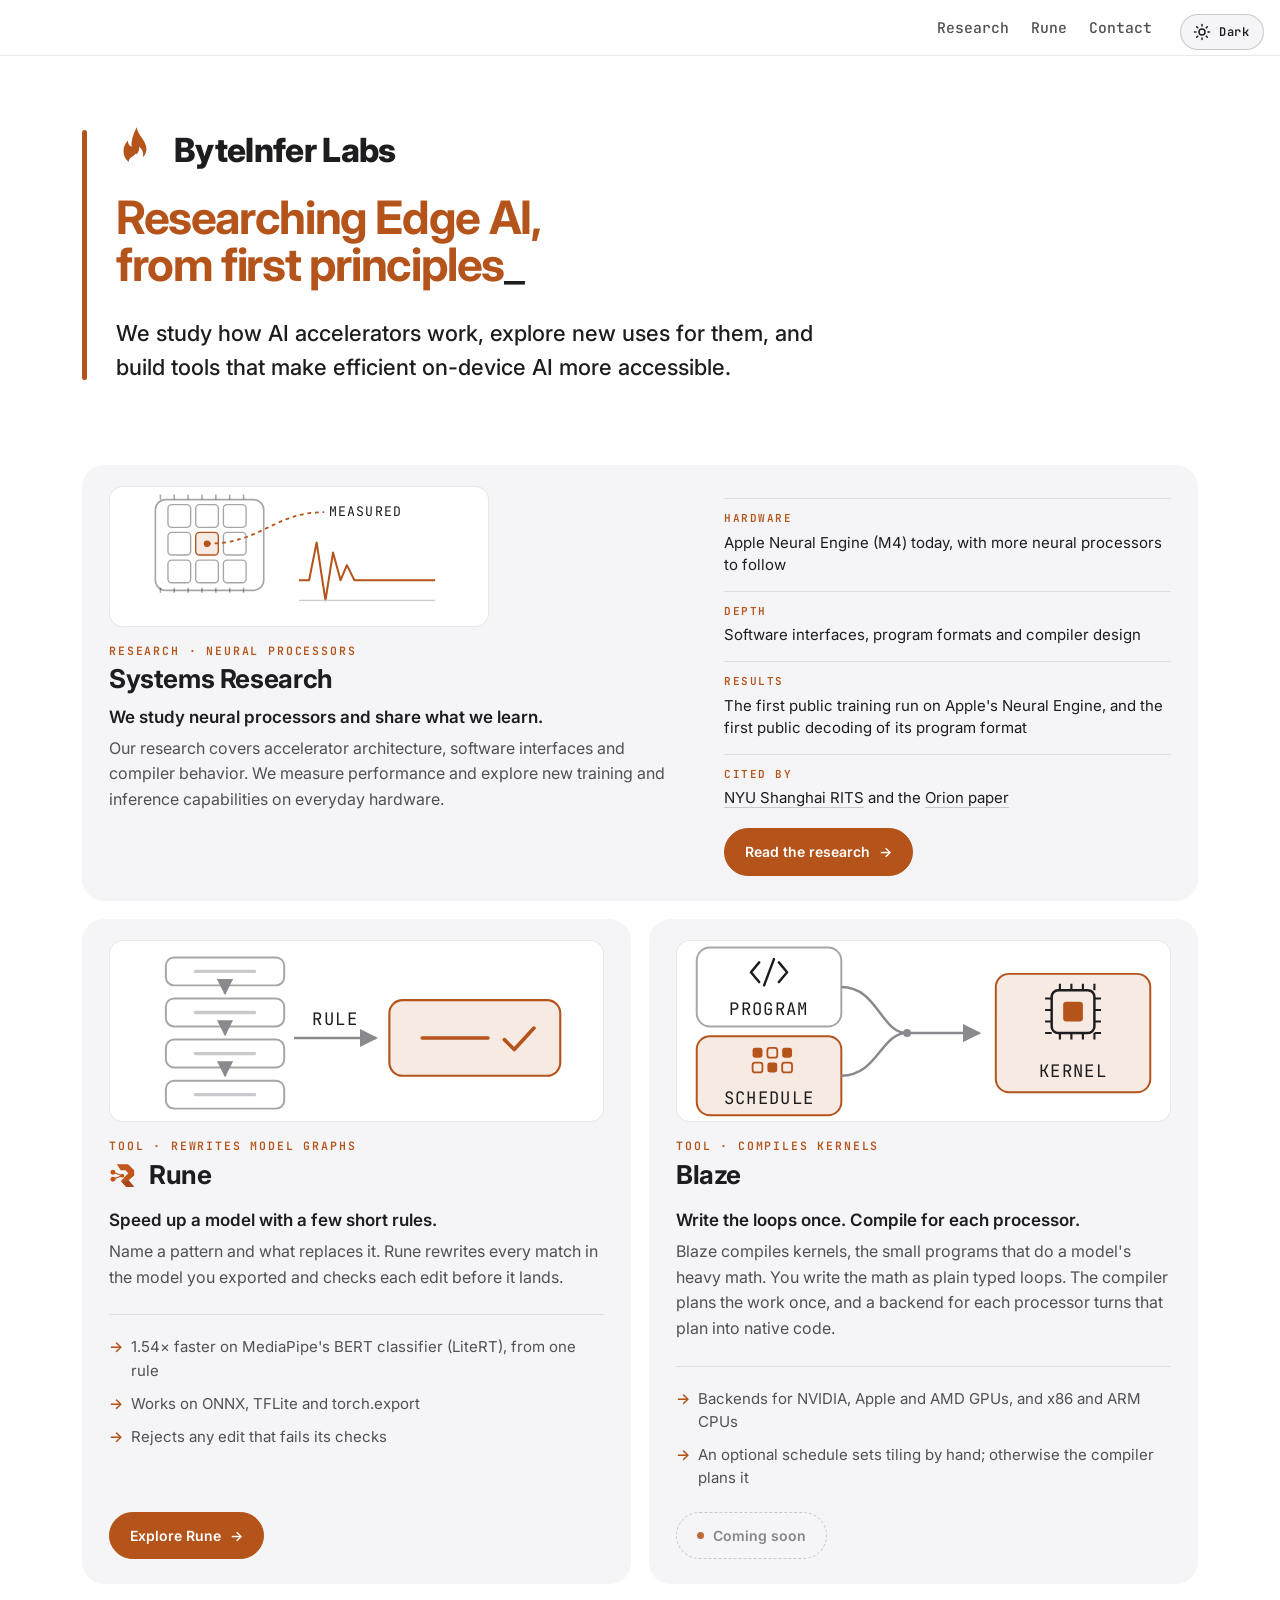
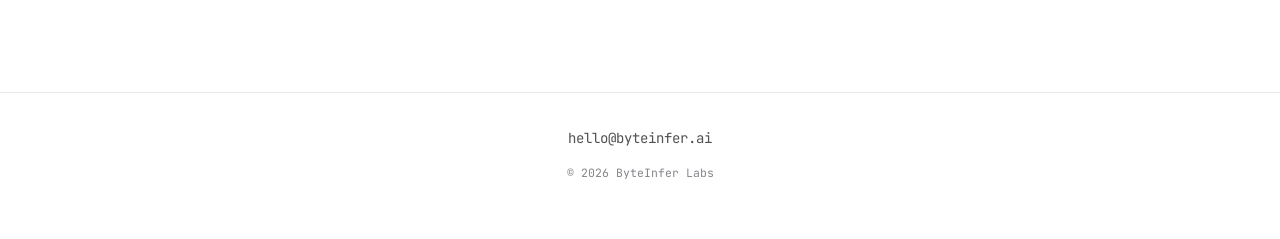
<file: index.html>
<!DOCTYPE html>
<html lang="en">
<head>
    <meta charset="UTF-8">
    <meta name="viewport" content="width=device-width, initial-scale=1.0">
    <title>ByteInfer Labs | Researching Edge AI, from first principles</title>
    <meta name="description" content="ByteInfer Labs is an independent lab for on-device AI. We study accelerator architecture, publish our findings, and build tools for efficient AI: Rune, a powerful graph rewrite system; Blaze, a kernel compiler.">
    <script>try{var t=localStorage.getItem('byteinfer-theme');if(!t&&matchMedia('(prefers-color-scheme: dark)').matches)t='dark';if(t==='dark')document.documentElement.setAttribute('data-theme','dark');}catch(e){}</script>
    <link rel="preconnect" href="https://fonts.googleapis.com">
    <link rel="preconnect" href="https://fonts.gstatic.com" crossorigin>
    <link href="https://fonts.googleapis.com/css2?family=JetBrains+Mono:wght@300;400;500;600&family=Inter:wght@300;400;500;600;700;800&family=Space+Grotesk:wght@400;500;600;700&display=swap" rel="stylesheet">
    <link rel="icon" type="image/svg+xml" href="rune/brand/rune-favicon.svg">
    <link rel="stylesheet" href="styles.css">
</head>
<body>
    <button id="theme-toggle" type="button" aria-label="Toggle color theme" title="Toggle light / dark">
        <svg class="ic-sun" viewBox="0 0 24 24" width="18" height="18" fill="none" stroke="currentColor" stroke-width="2" stroke-linecap="round" stroke-linejoin="round"><circle cx="12" cy="12" r="4"></circle><path d="M12 2v2M12 20v2M4.9 4.9l1.4 1.4M17.7 17.7l1.4 1.4M2 12h2M20 12h2M4.9 19.1l1.4-1.4M17.7 6.3l1.4-1.4"></path></svg>
        <svg class="ic-moon" viewBox="0 0 24 24" width="18" height="18" fill="none" stroke="currentColor" stroke-width="2" stroke-linecap="round" stroke-linejoin="round"><path d="M21 12.8A9 9 0 1 1 11.2 3a7 7 0 0 0 9.8 9.8z"></path></svg>
        <span class="tlbl">Dark</span>
    </button>


    <!-- Nav bar -->
    <nav class="topnav">
        <div class="topnav-links home-links">
            <a href="research/">Research</a>
            <a href="rune/">Rune</a>
            <a href="mailto:hello@byteinfer.ai">Contact</a>
        </div>
    </nav>

    <!-- Hero -->
    <section class="hero">
        <div class="hero-content">
            <div class="hero-mark">
                <svg class="flame" viewBox="0 0 64 80" aria-hidden="true"><path fill="var(--accent)" d="M33 2c2 12 12 18 15 30 2 8-1 14-5 18 2-8-2-14-6-17 1 8-4 12-8 16-3 3-4 8-2 12-9-3-15-11-15-21 0-7 3-12 7-17 0 6 3 9 6 10-1-12 4-22 8-31z"/><path fill="var(--bg)" d="M32 44c3 5 6 8 5 14-1 5-5 8-9 9 2-3 2-6 0-9-2 3-5 4-5 8-3-3-4-8-2-12 2-4 7-6 11-10z"/></svg>
                <h1 class="brand-name">ByteInfer Labs</h1>
            </div>
            <h2 class="tagline">Researching Edge AI, from first principles<span class="cursor">_</span></h2>
            <p class="subtitle">We study how AI accelerators work, explore new uses for them, and build tools that make efficient on-device AI more accessible.</p>
        </div>
    </section>

    <!-- Products -->
    <section class="product-section">
        <div class="product-card research-card" id="research">
            <div class="product-card-inner research-inner">
                <div class="research-main">
                    <svg class="card-art" viewBox="0 0 300 110" role="img" aria-hidden="true">
                    <defs><marker id="ah-res" viewBox="0 0 10 10" refX="9" refY="5" markerWidth="7" markerHeight="7" orient="auto-start-reverse"><path d="M0 0L10 5L0 10z" fill="var(--edge)"/></marker></defs>
<rect x="36" y="10" width="86" height="72" rx="8" fill="none" stroke="var(--nd-port-stroke)" stroke-width="1.3"/>
<path d="M40 6v4M40 80v4" stroke="var(--nd-port-stroke)" stroke-width="1.2"/><path d="M51 6v4M51 80v4" stroke="var(--nd-port-stroke)" stroke-width="1.2"/><path d="M62 6v4M62 80v4" stroke="var(--nd-port-stroke)" stroke-width="1.2"/><path d="M73 6v4M73 80v4" stroke="var(--nd-port-stroke)" stroke-width="1.2"/><path d="M84 6v4M84 80v4" stroke="var(--nd-port-stroke)" stroke-width="1.2"/><path d="M95 6v4M95 80v4" stroke="var(--nd-port-stroke)" stroke-width="1.2"/><path d="M106 6v4M106 80v4" stroke="var(--nd-port-stroke)" stroke-width="1.2"/>
<rect x="46" y="14" width="18" height="18" rx="3" fill="var(--nd-fill)" stroke="var(--nd-port-stroke)" stroke-width="1.1"/>
<rect x="68" y="14" width="18" height="18" rx="3" fill="var(--nd-fill)" stroke="var(--nd-port-stroke)" stroke-width="1.1"/>
<rect x="90" y="14" width="18" height="18" rx="3" fill="var(--nd-fill)" stroke="var(--nd-port-stroke)" stroke-width="1.1"/>
<rect x="46" y="36" width="18" height="18" rx="3" fill="var(--nd-fill)" stroke="var(--nd-port-stroke)" stroke-width="1.1"/>
<rect x="68" y="36" width="18" height="18" rx="3" fill="var(--nd-new-fill)" stroke="var(--accent)" stroke-width="1.1"/>
<rect x="90" y="36" width="18" height="18" rx="3" fill="var(--nd-fill)" stroke="var(--nd-port-stroke)" stroke-width="1.1"/>
<rect x="46" y="58" width="18" height="18" rx="3" fill="var(--nd-fill)" stroke="var(--nd-port-stroke)" stroke-width="1.1"/>
<rect x="68" y="58" width="18" height="18" rx="3" fill="var(--nd-fill)" stroke="var(--nd-port-stroke)" stroke-width="1.1"/>
<rect x="90" y="58" width="18" height="18" rx="3" fill="var(--nd-fill)" stroke="var(--nd-port-stroke)" stroke-width="1.1"/>
<path d="M77 45C120 45 130 20 170 20" stroke="var(--accent)" stroke-width="1.4" fill="none" stroke-dasharray="3 3"/>
<circle cx="77" cy="45" r="2.6" fill="var(--accent)"/>
<text x="174" y="23" font-family="var(--mono)" font-size="8.5" letter-spacing=".08em" fill="var(--ink-3)">MEASURED</text>
<path d="M150 74h8l6-30 7 46 6-38 6 22 5-12 6 12h64" stroke="var(--accent)" stroke-width="1.6" fill="none" stroke-linejoin="round"/>
<path d="M150 90h108" stroke="var(--edge-dead)" stroke-width="1"/>

                </svg>
                    <div class="product-header">
                        <div>
                            <div class="product-eyebrow">Research &middot; neural processors</div>
                            <h3 class="product-name">Systems Research</h3>
                        </div>
                    </div>
                    <p class="product-desc"><strong>We study neural processors and share what we learn.</strong> Our research covers accelerator architecture, software interfaces and compiler behavior. We measure performance and explore new training and inference capabilities on everyday hardware.</p>
                </div>
                <dl class="research-facts">
                    <div><dt>Hardware</dt><dd>Apple Neural Engine (M4) today, with more neural processors to follow</dd></div>
                    <div><dt>Depth</dt><dd>Software interfaces, program formats and compiler design</dd></div>
                    <div><dt>Results</dt><dd>The first public training run on Apple's Neural Engine, and the first public decoding of its program format</dd></div>
                    <div><dt>Cited by</dt><dd><a class="cite" href="https://rits.shanghai.nyu.edu/ai/reverse-engineering-apples-neural-engine-to-train-transformers-on-m4/">NYU Shanghai RITS</a> and the <a class="cite" href="https://arxiv.org/abs/2603.06728">Orion paper</a></dd></div>
                    <a href="research/" class="cta-btn">Read the research <span class="arrow">&rarr;</span></a>
                </dl>
            </div>
        </div>

    <div class="product-grid ship-grid">
            <!-- Rune -->
            <div class="product-card">
                <div class="product-card-inner">
                    <svg class="card-art" viewBox="0 0 300 110" role="img" aria-hidden="true">
                    <defs><marker id="ah-rune" viewBox="0 0 10 10" refX="9" refY="5" markerWidth="7" markerHeight="7" orient="auto-start-reverse"><path d="M0 0L10 5L0 10z" fill="var(--edge)"/></marker></defs>
<rect x="34" y="10" width="72" height="17" rx="5" fill="var(--nd-fill)" stroke="var(--nd-port-stroke)" stroke-width="1.2"/><path d="M52 18.5h36" stroke="var(--edge-dead)" stroke-width="2" stroke-linecap="round"/>
<rect x="34" y="35" width="72" height="17" rx="5" fill="var(--nd-fill)" stroke="var(--nd-port-stroke)" stroke-width="1.2"/><path d="M52 43.5h36" stroke="var(--edge-dead)" stroke-width="2" stroke-linecap="round"/>
<rect x="34" y="60" width="72" height="17" rx="5" fill="var(--nd-fill)" stroke="var(--nd-port-stroke)" stroke-width="1.2"/><path d="M52 68.5h36" stroke="var(--edge-dead)" stroke-width="2" stroke-linecap="round"/>
<rect x="34" y="85" width="72" height="17" rx="5" fill="var(--nd-fill)" stroke="var(--nd-port-stroke)" stroke-width="1.2"/><path d="M52 93.5h36" stroke="var(--edge-dead)" stroke-width="2" stroke-linecap="round"/>
<path d="M70 27v5" stroke="var(--edge)" stroke-width="1.4" fill="none" marker-end="url(#ah-rune)"/>
<path d="M70 52v5" stroke="var(--edge)" stroke-width="1.4" fill="none" marker-end="url(#ah-rune)"/>
<path d="M70 77v5" stroke="var(--edge)" stroke-width="1.4" fill="none" marker-end="url(#ah-rune)"/>
<path d="M112 59h50" stroke="var(--edge)" stroke-width="1.6" fill="none" marker-end="url(#ah-rune)"/>
<text x="137" y="51" text-anchor="middle" font-family="var(--mono)" font-size="8.5" letter-spacing=".08em" fill="var(--ink-3)">RULE</text>
<rect x="170" y="36" width="104" height="46" rx="8" fill="var(--nd-new-fill)" stroke="var(--accent)" stroke-width="1.3"/>
<path d="M190 59h40" stroke="var(--accent)" stroke-width="2.2" stroke-linecap="round"/>
<path d="M240 60l6 6 12-13" stroke="var(--accent)" stroke-width="2.2" fill="none" stroke-linecap="round" stroke-linejoin="round"/>
                </svg>
                    <div class="product-header">
                        <div>
                            <div class="product-eyebrow">Tool &middot; rewrites model graphs</div>
                            <h3 class="product-name"><img src="rune/brand/rune-mark.svg" alt="" style="height:1.05em;width:auto;margin-right:2px">Rune</h3>
                        </div>
                    </div>
                    <p class="product-desc"><strong>Speed up a model with a few short rules.</strong> Name a pattern and what replaces it. Rune rewrites every match in the model you exported and checks each edit before it lands.</p>
                    <ul class="product-points">
                        <li>1.54&times; faster on MediaPipe's BERT classifier (LiteRT), from one rule</li>
                        <li>Works on ONNX, TFLite and torch.export</li>
                        <li>Rejects any edit that fails its checks</li>
                    </ul>
                    <a href="rune/" class="cta-btn">Explore Rune <span class="arrow">&rarr;</span></a>
                </div>
            </div>

            <!-- Blaze -->
            <div class="product-card">
                <div class="product-card-inner">
                    <svg class="card-art" viewBox="0 0 300 110" role="img" aria-hidden="true">
                    <defs><marker id="ah-blaze" viewBox="0 0 10 10" refX="9" refY="5" markerWidth="7" markerHeight="7" orient="auto-start-reverse"><path d="M0 0L10 5L0 10z" fill="var(--edge)"/></marker></defs>
<rect x="12" y="4" width="88" height="48" rx="8" fill="var(--nd-fill)" stroke="var(--nd-port-stroke)" stroke-width="1.2"/>
<path d="M50 13l-5 6 5 6M62 13l5 6-5 6M59 11l-6 16" stroke="var(--svg-txt)" stroke-width="1.5" fill="none" stroke-linecap="round" stroke-linejoin="round"/>
<text x="56" y="45" text-anchor="middle" font-family="var(--mono)" font-size="8.5" letter-spacing=".08em" fill="var(--svg-txt)">PROGRAM</text>
<rect x="12" y="58" width="88" height="48" rx="8" fill="var(--nd-new-fill)" stroke="var(--accent)" stroke-width="1.2"/>
<rect x="46" y="65" width="6" height="6" rx="1.5" fill="var(--accent)"/><rect x="55" y="65" width="6" height="6" rx="1.5" fill="none" stroke="var(--accent)" stroke-width="1.1"/><rect x="64" y="65" width="6" height="6" rx="1.5" fill="var(--accent)"/><rect x="46" y="74" width="6" height="6" rx="1.5" fill="none" stroke="var(--accent)" stroke-width="1.1"/><rect x="55" y="74" width="6" height="6" rx="1.5" fill="var(--accent)"/><rect x="64" y="74" width="6" height="6" rx="1.5" fill="none" stroke="var(--accent)" stroke-width="1.1"/>
<text x="56" y="99" text-anchor="middle" font-family="var(--mono)" font-size="8.5" letter-spacing=".08em" fill="var(--svg-txt)">SCHEDULE</text>
<path d="M100 28C122 28 124 56 140 56" stroke="var(--edge)" stroke-width="1.5" fill="none"/>
<path d="M100 82C122 82 124 56 140 56" stroke="var(--edge)" stroke-width="1.5" fill="none"/>
<circle cx="140" cy="56" r="2.4" fill="var(--edge)"/>
<path d="M140 56h44" stroke="var(--edge)" stroke-width="1.6" fill="none" marker-end="url(#ah-blaze)"/>
<rect x="194" y="20" width="94" height="72" rx="8" fill="var(--nd-new-fill)" stroke="var(--accent)" stroke-width="1.2"/>
<rect x="228" y="30" width="26" height="26" rx="4" fill="none" stroke="var(--svg-txt)" stroke-width="1.5"/><rect x="235" y="37" width="12" height="12" rx="2" fill="var(--accent)"/><path d="M233 26v4M233 56v4" stroke="var(--svg-txt)" stroke-width="1.3"/><path d="M240 26v4M240 56v4" stroke="var(--svg-txt)" stroke-width="1.3"/><path d="M247 26v4M247 56v4" stroke="var(--svg-txt)" stroke-width="1.3"/><path d="M254 26v4M254 56v4" stroke="var(--svg-txt)" stroke-width="1.3"/><path d="M224 35h4M254 35h4" stroke="var(--svg-txt)" stroke-width="1.3"/><path d="M224 42h4M254 42h4" stroke="var(--svg-txt)" stroke-width="1.3"/><path d="M224 49h4M254 49h4" stroke="var(--svg-txt)" stroke-width="1.3"/><path d="M224 56h4M254 56h4" stroke="var(--svg-txt)" stroke-width="1.3"/>
<text x="241.0" y="83" text-anchor="middle" font-family="var(--mono)" font-size="9" letter-spacing=".08em" fill="var(--svg-txt)">KERNEL</text>
                </svg>
                    <div class="product-header">
                        <div>
                            <div class="product-eyebrow">Tool &middot; compiles kernels</div>
                            <h3 class="product-name">Blaze</h3>
                        </div>
                    </div>
                    <p class="product-desc"><strong>Write the loops once. Compile for each processor.</strong> Blaze compiles kernels, the small programs that do a model's heavy math. You write the math as plain typed loops. The compiler plans the work once, and a backend for each processor turns that plan into native code.</p>
                    <ul class="product-points">
                        <li>Backends for NVIDIA, Apple and AMD GPUs, and x86 and ARM CPUs</li>
                        <li>An optional schedule sets tiling by hand; otherwise the compiler plans it</li>
                    </ul>
                    <span class="cta-soon">Coming soon</span>
                </div>
            </div>
        </div>
    </section>

    <!-- Footer -->
    <footer class="site-footer">
        <div class="footer-inner">
            <div class="footer-links">
                <a href="mailto:hello@byteinfer.ai">hello@byteinfer.ai</a>
            </div>
            <div class="footer-copy">© 2026 ByteInfer Labs</div>
        </div>
    </footer>

    <script src="script.js"></script>
</body>
</html>
</file>
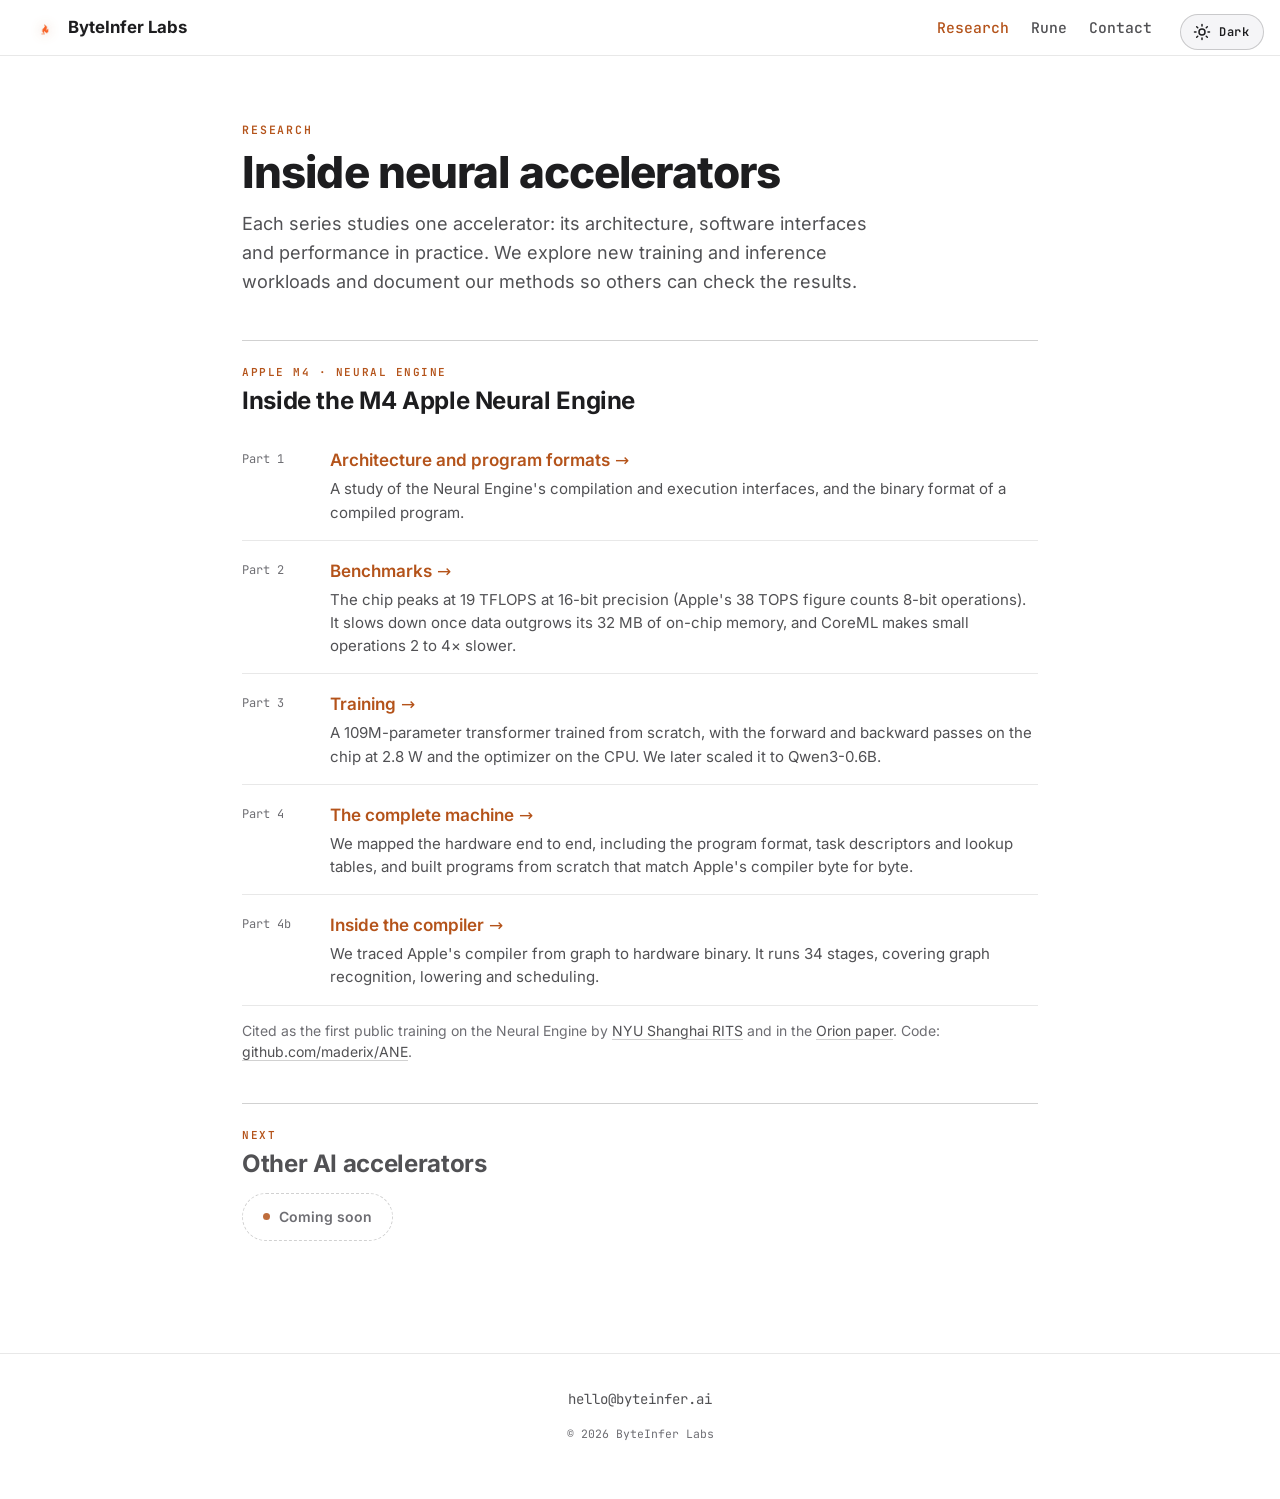
<file: research/index.html>
<!DOCTYPE html>
<html lang="en">
<head>
    <meta charset="UTF-8">
    <meta name="viewport" content="width=device-width, initial-scale=1.0">
    <title>Research | ByteInfer Labs</title>
    <meta name="description" content="ByteInfer Labs research: long-form write-ups on how neural accelerators work inside, one chip per series.">
    <script>try{var t=localStorage.getItem('byteinfer-theme');if(!t&&matchMedia('(prefers-color-scheme: dark)').matches)t='dark';if(t==='dark')document.documentElement.setAttribute('data-theme','dark');}catch(e){}</script>
    <link rel="preload" href="../assets/fonts/inter-latin-v20.woff2" as="font" type="font/woff2" crossorigin>
    <link rel="preload" href="../assets/fonts/jetbrains-mono-latin-v24.woff2" as="font" type="font/woff2" crossorigin>
    <link rel="icon" type="image/svg+xml" href="../rune/brand/rune-favicon.svg">
    <link rel="stylesheet" href="../styles.css">
    <style>
        /* Keep the existing typography without a third-party CSS/font request chain. */
        @font-face {
            font-family: "Inter";
            font-style: normal;
            font-weight: 400 800;
            font-display: swap;
            src: url("../assets/fonts/inter-latin-v20.woff2") format("woff2");
        }
        @font-face {
            font-family: "JetBrains Mono";
            font-style: normal;
            font-weight: 400 600;
            font-display: swap;
            src: url("../assets/fonts/jetbrains-mono-latin-v24.woff2") format("woff2");
        }
        /* Small labels and citations need sufficient contrast on white. */
        html:not([data-theme="dark"]) { --ink-3: #6E6E73; }
    </style>
</head>
<body>
    <button id="theme-toggle" type="button" aria-label="Toggle color theme" title="Toggle light / dark">
        <svg class="ic-sun" viewBox="0 0 24 24" width="18" height="18" fill="none" stroke="currentColor" stroke-width="2" stroke-linecap="round" stroke-linejoin="round"><circle cx="12" cy="12" r="4"></circle><path d="M12 2v2M12 20v2M4.9 4.9l1.4 1.4M17.7 17.7l1.4 1.4M2 12h2M20 12h2M4.9 19.1l1.4-1.4M17.7 6.3l1.4-1.4"></path></svg>
        <svg class="ic-moon" viewBox="0 0 24 24" width="18" height="18" fill="none" stroke="currentColor" stroke-width="2" stroke-linecap="round" stroke-linejoin="round"><path d="M21 12.8A9 9 0 1 1 11.2 3a7 7 0 0 0 9.8 9.8z"></path></svg>
        <span class="tlbl">Dark</span>
    </button>

    <nav class="topnav">
        <a href="../index.html" class="topnav-brand" aria-label="ByteInfer Labs home">
            <img src="../assets/flame-nav-128.png" width="128" height="75" alt="" class="topnav-flame">
            <span class="brand-txt">ByteInfer Labs</span>
        </a>
        <div class="topnav-links">
            <a href="./" class="active">Research</a>
            <a href="../rune/">Rune</a>
            <a href="mailto:hello@byteinfer.ai">Contact</a>
        </div>
    </nav>

    <main class="research-page">
        <div class="product-eyebrow">Research</div>
        <h1 class="rp-title">Inside neural accelerators</h1>
        <p class="rp-lede">Each series studies one accelerator: its architecture, software interfaces and performance in practice. We explore new training and inference workloads and document our methods so others can check the results.</p>

        <section class="series">
            <div class="series-head">
                <div class="series-chip">Apple M4 &middot; Neural Engine</div>
                <h2 class="series-title">Inside the M4 Apple Neural Engine</h2>
            </div>
            <ol class="pub-rows">
                <li class="pub-row"><a href="https://maderix.github.io/articles/inside-the-m4-ane-part-1/"><span class="pub-part">Part 1</span><span class="pub-title">Architecture and program formats</span><span class="pub-syn">A study of the Neural Engine's compilation and execution interfaces, and the binary format of a compiled program.</span></a></li>
                <li class="pub-row"><a href="https://maderix.github.io/articles/inside-the-m4-ane-part-2/"><span class="pub-part">Part 2</span><span class="pub-title">Benchmarks</span><span class="pub-syn">The chip peaks at 19 TFLOPS at 16-bit precision (Apple's 38 TOPS figure counts 8-bit operations). It slows down once data outgrows its 32 MB of on-chip memory, and CoreML makes small operations 2 to 4&times; slower.</span></a></li>
                <li class="pub-row"><a href="https://maderix.github.io/articles/inside-the-m4-ane-part-3/"><span class="pub-part">Part 3</span><span class="pub-title">Training</span><span class="pub-syn">A 109M-parameter transformer trained from scratch, with the forward and backward passes on the chip at 2.8 W and the optimizer on the CPU. We later scaled it to Qwen3-0.6B.</span></a></li>
                <li class="pub-row"><a href="https://maderix.github.io/articles/inside-the-m4-ane-part-4/"><span class="pub-part">Part 4</span><span class="pub-title">The complete machine</span><span class="pub-syn">We mapped the hardware end to end, including the program format, task descriptors and lookup tables, and built programs from scratch that match Apple's compiler byte for byte.</span></a></li>
                <li class="pub-row"><a href="https://maderix.github.io/articles/inside-the-m4-ane-part-4b/"><span class="pub-part">Part 4b</span><span class="pub-title">Inside the compiler</span><span class="pub-syn">We traced Apple's compiler from graph to hardware binary. It runs 34 stages, covering graph recognition, lowering and scheduling.</span></a></li>
            </ol>
            <p class="series-cited">Cited as the first public training on the Neural Engine by <a href="https://rits.shanghai.nyu.edu/ai/reverse-engineering-apples-neural-engine-to-train-transformers-on-m4/">NYU Shanghai RITS</a> and in the <a href="https://arxiv.org/abs/2603.06728">Orion paper</a>. Code: <a href="https://github.com/maderix/ANE">github.com/maderix/ANE</a>.</p>
        </section>

        <section class="series series-next">
            <div class="series-head">
                <div class="series-chip">Next</div>
                <h2 class="series-title">Other AI accelerators</h2>
            </div>
            <p class="series-note"><span class="cta-soon">Coming soon</span></p>
        </section>
    </main>

    <!-- Footer -->
    <footer class="site-footer">
        <div class="footer-inner">
            <div class="footer-links">
                <a href="mailto:hello@byteinfer.ai">hello@byteinfer.ai</a>
            </div>
            <div class="footer-copy">© 2026 ByteInfer Labs</div>
        </div>
    </footer>

    <script src="../script.js" defer></script>
</body>
</html>
</file>
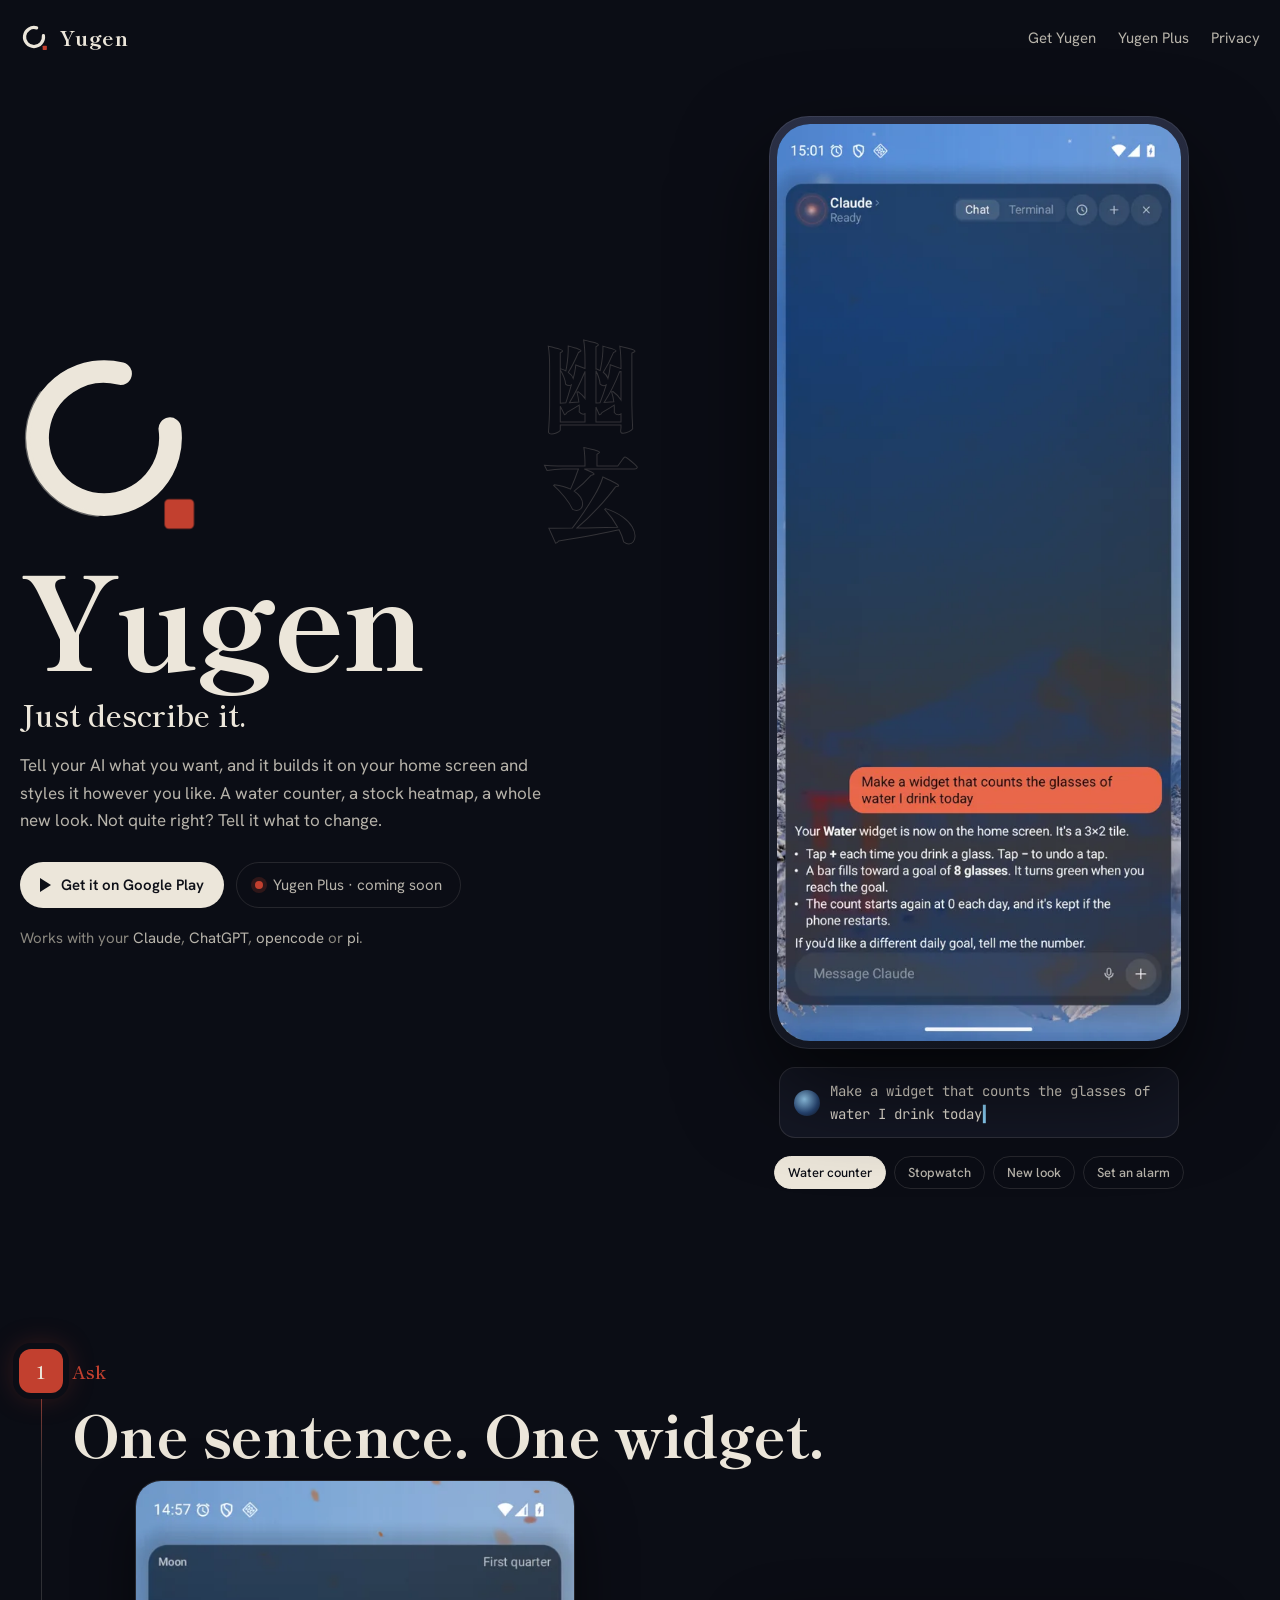
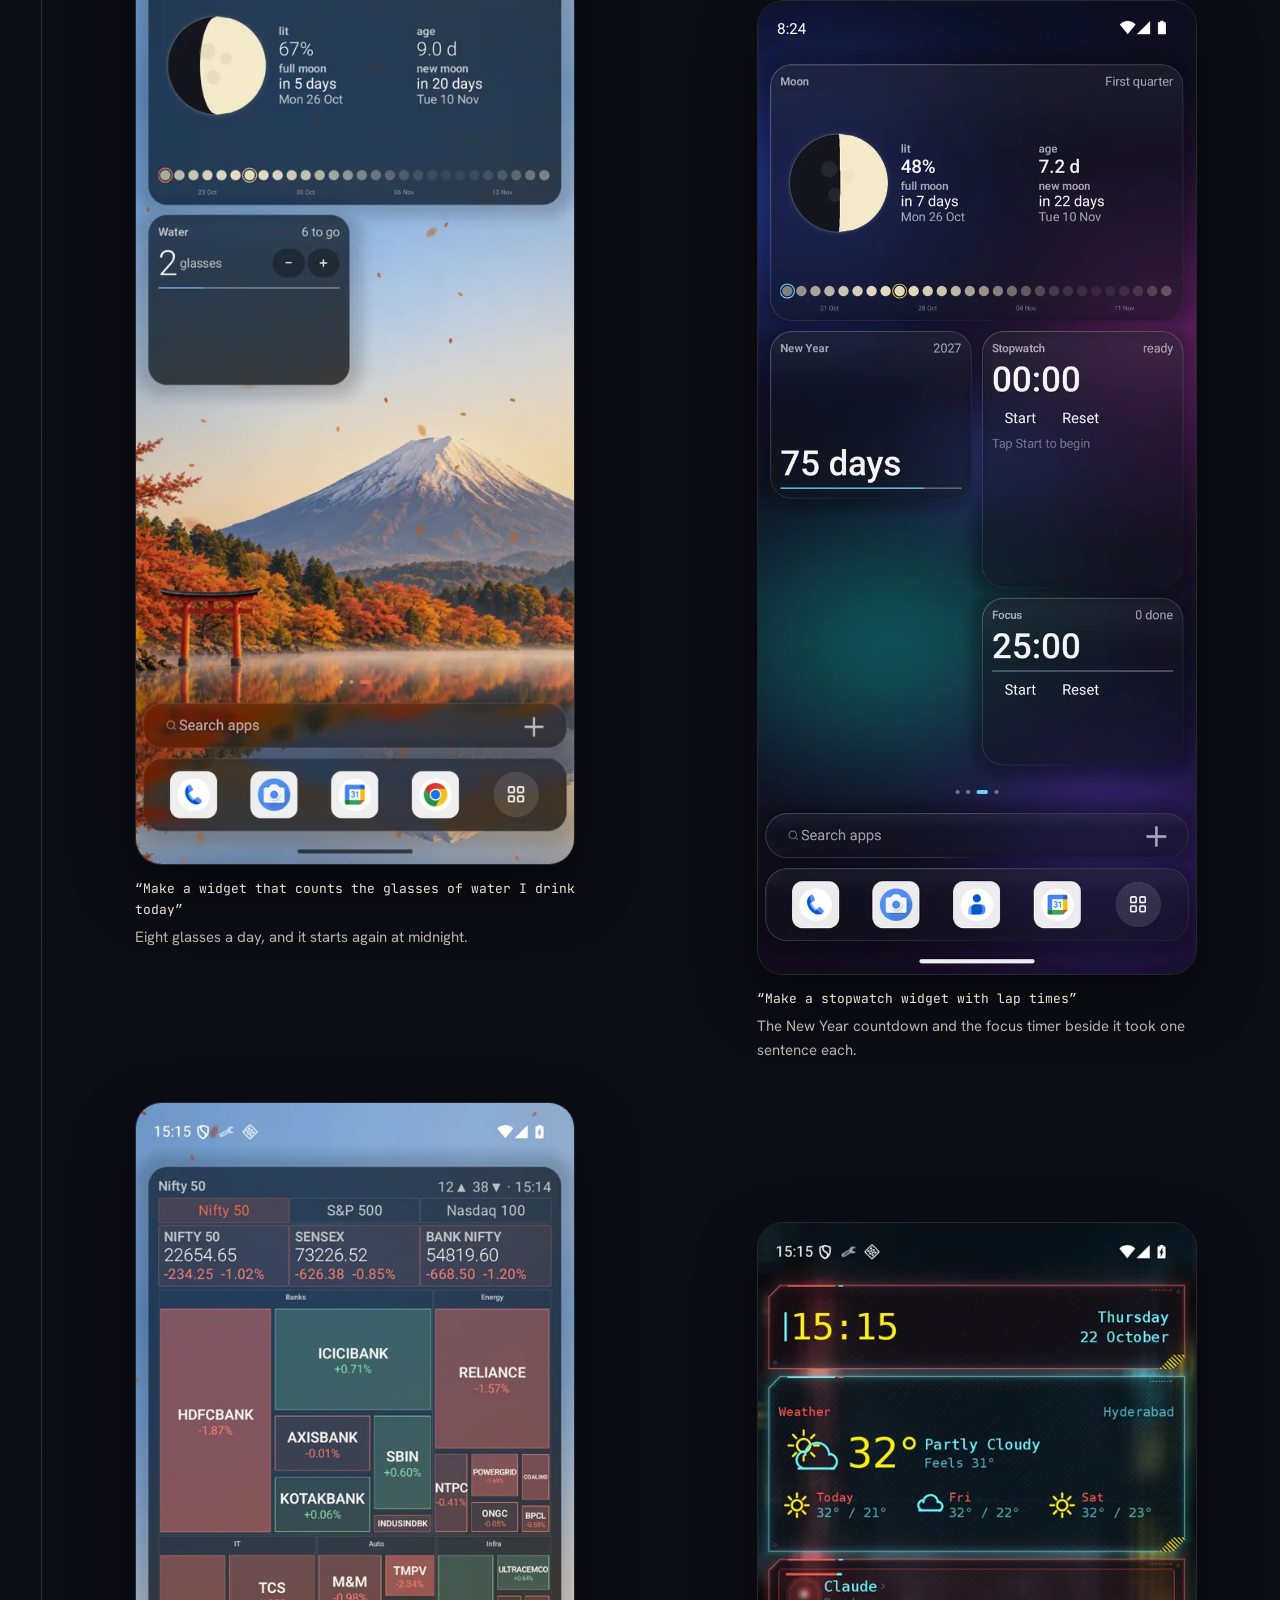
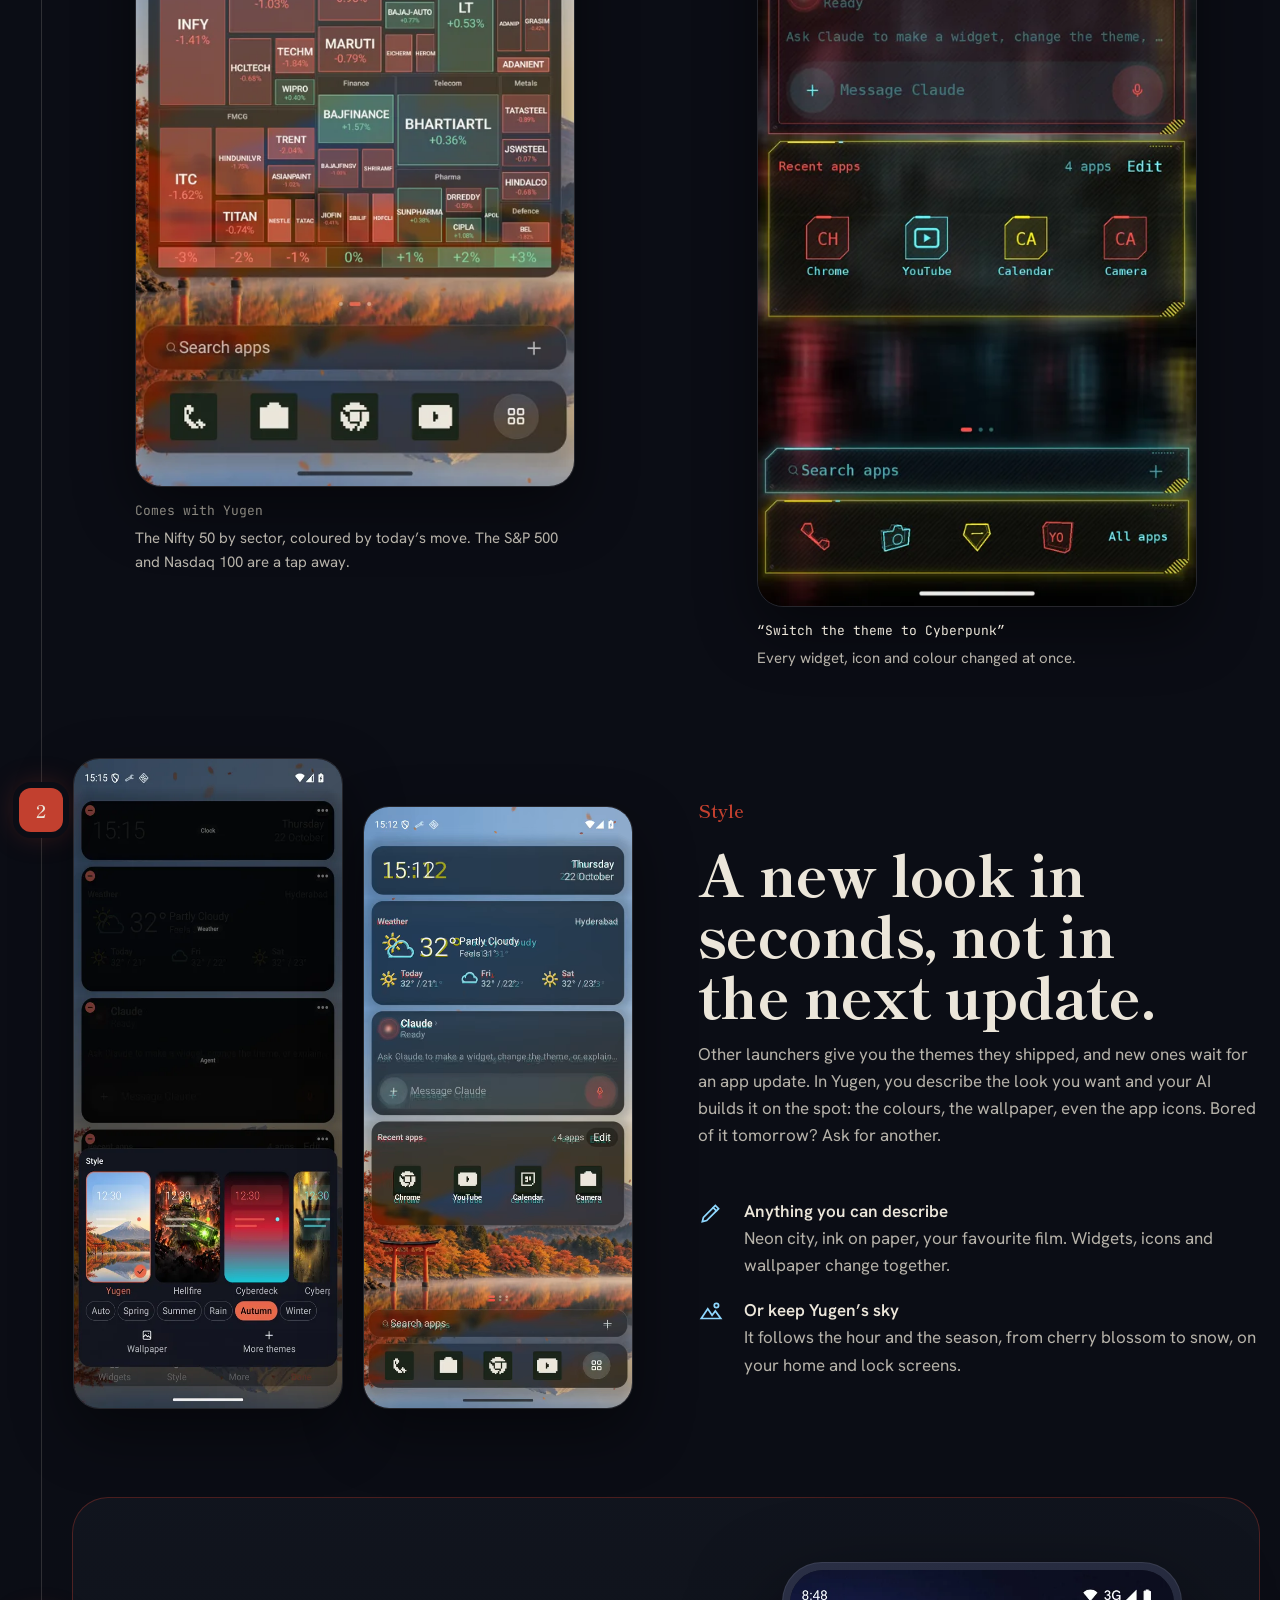
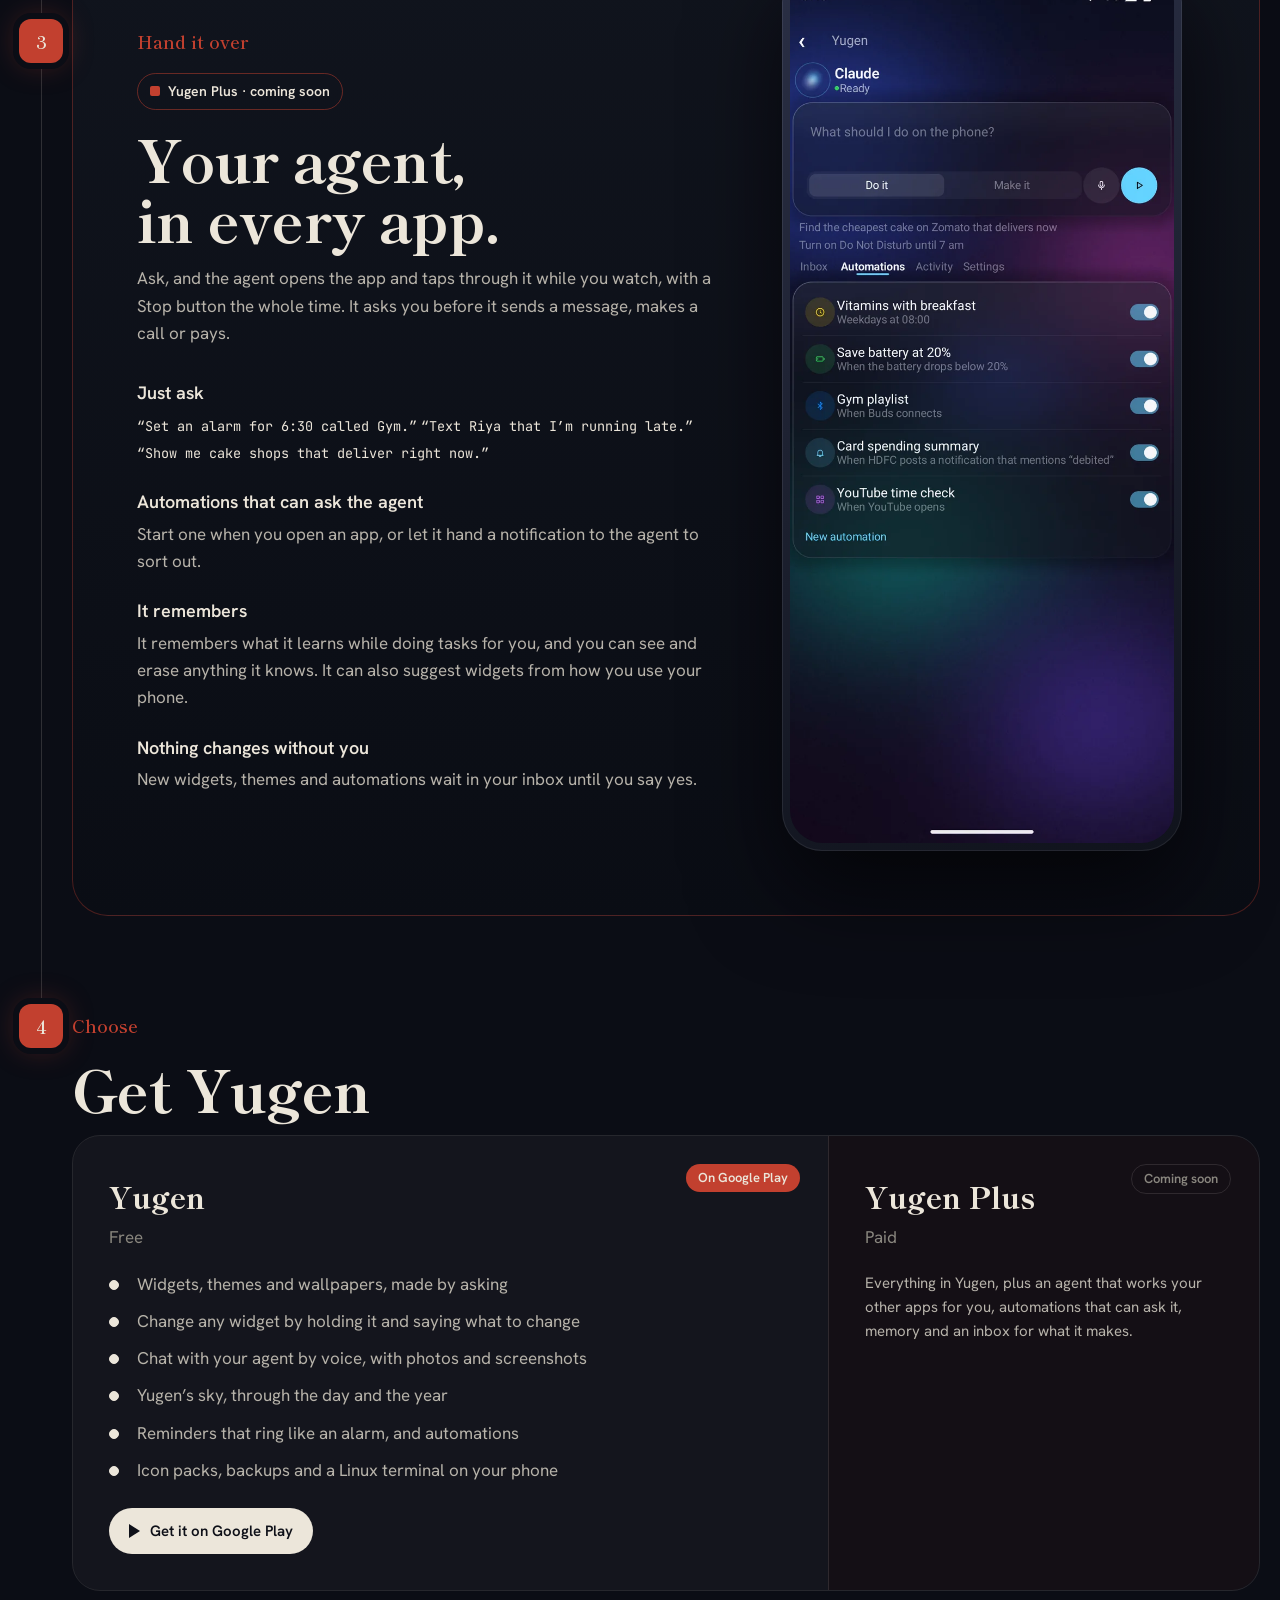
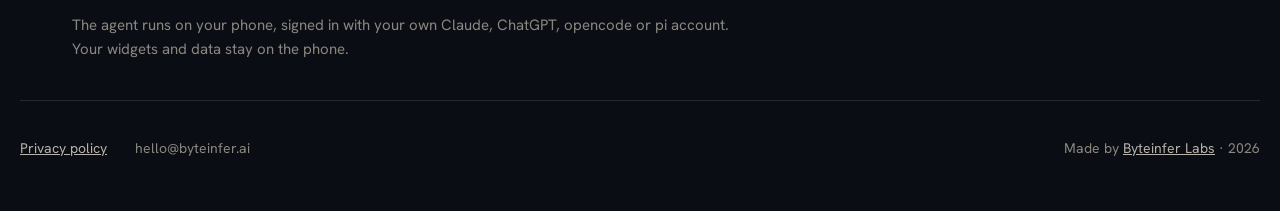
<file: yugen/index.html>
<!DOCTYPE html>
<html lang="en">
<head>
    <meta charset="UTF-8">
    <meta name="viewport" content="width=device-width, initial-scale=1.0">
    <title>Yugen: AI Launcher for Android</title>
    <meta name="description" content="Yugen is an Android home screen you build by asking. Tell your AI what you want, and it makes the widget, the theme or the wallpaper in seconds. Works with Claude, ChatGPT, opencode and pi.">
    <meta name="robots" content="noindex, nofollow">
    <link rel="icon" type="image/png" href="img/icon.png">
    <link rel="preconnect" href="https://fonts.googleapis.com">
    <link rel="preconnect" href="https://fonts.gstatic.com" crossorigin>
    <link href="https://fonts.googleapis.com/css2?family=Shippori+Mincho:wght@600;800&family=Hanken+Grotesk:wght@400;500;600&family=JetBrains+Mono:wght@400&display=swap" rel="stylesheet">
    <link rel="stylesheet" href="yugen.css">
</head>
<body>
    <div class="sky" aria-hidden="true"><i></i><i></i><i></i></div>

    <div class="wrap">
        <header class="top">
            <a class="brand" href="./" aria-label="Yugen">
                <svg viewBox="24 24 60 60" aria-hidden="true"><path d="M70.82,49.36 A19,19 0 1 1 57.24,33.74" stroke="#ECE6DA" stroke-width="6.5" stroke-linecap="round" fill="none"/><rect x="69.3" y="69.5" width="8.4" height="8.4" rx="1.2" fill="#C2402F"/></svg>
                Yugen
            </a>
            <nav><a href="#get">Get Yugen</a><a href="#plus">Yugen Plus</a><a href="privacy/">Privacy</a></nav>
        </header>

        <section class="hero">
            <div class="mark">
                <span class="kanji" aria-hidden="true">幽玄</span>
                <svg class="enso" viewBox="24 24 60 60" aria-hidden="true">
                    <path class="stroke" d="M70.82,49.36 A19,19 0 1 1 57.24,33.74" stroke="#ECE6DA" stroke-width="6.5" stroke-linecap="round" fill="none" pathLength="120"/>
                    <path d="M50.10,73.72 A21.8,21.8 0 0 1 34.14,39.50" stroke="#ECE6DA" stroke-opacity=".4" stroke-width="1.6" stroke-linecap="round" fill="none"/>
                    <rect class="seal" x="69.3" y="69.5" width="8.4" height="8.4" rx="1.2" fill="#C2402F"/>
                </svg>
                <h1>Yugen</h1>
                <p class="tag">Just describe it.</p>
                <p class="lede">Tell your AI what you want, and it builds it on your home screen and styles it however you like. A water counter, a stock heatmap, a whole new look. Not quite right? Tell it what to change.</p>
                <div class="cta">
                    <!-- PLAY_LINK: replace the href with the Play Store listing once it is published. -->
                    <a class="play" href="#get" data-play>Get it on Google Play</a>
                    <span class="status"><b></b>Yugen Plus · coming soon</span>
                </div>
                <p class="agents">Works with your <span>Claude</span>, <span>ChatGPT</span>, <span>opencode</span> or <span>pi</span>.</p>
            </div>

            <div class="demo">
                <div class="device"><div class="screen" id="screen">
                    <img src="img/home.webp" alt="Yugen's home screen below Mount Fuji" class="on" width="540" height="1200">
                    <img src="img/chat.webp" alt="The agent's reply after making a water counter" width="540" height="1200">
                    <img src="img/page3.webp" alt="A countdown, a stopwatch and a focus timer" width="540" height="1200">
                    <img src="img/cyberpunk.webp" alt="The home screen in the Cyberpunk theme" width="540" height="1200">
                    <img src="img/task-result.webp" alt="A 6:15 alarm called Gym that the agent set in the Clock app" width="540" height="1200">
                </div></div>
                <div class="prompt" aria-live="polite"><span class="who" aria-hidden="true"></span><span class="text" id="typed"></span></div>
                <div class="chips" role="group" aria-label="Try a request">
                    <button type="button" data-i="1">Water counter</button>
                    <button type="button" data-i="2">Stopwatch</button>
                    <button type="button" data-i="3">New look</button>
                    <button type="button" data-i="4">Set an alarm</button>
                </div>
            </div>
        </section>
    </div>

    <main class="story">
    <section class="band chapter first">
        <div class="wrap">
            <p class="eyebrow"><span class="step">1</span>Ask</p>
            <h2>One sentence. One widget.</h2>
            <div class="asked">
                <figure><img src="img/water.webp" alt="The water counter the agent made, on its page" loading="lazy" width="540" height="1200"><figcaption><q>Make a widget that counts the glasses of water I drink today</q>Eight glasses a day, and it starts again at midnight.</figcaption></figure>
                <figure><img src="img/page3.webp" alt="A page with a New Year countdown, a stopwatch and a focus timer" loading="lazy" width="540" height="1200"><figcaption><q>Make a stopwatch widget with lap times</q>The New Year countdown and the focus timer beside it took one sentence each.</figcaption></figure>
                <figure><img src="img/market.webp" alt="A heatmap of the Nifty 50 grouped by sector" loading="lazy" width="540" height="1200"><figcaption><span class="src">Comes with Yugen</span>The Nifty 50 by sector, coloured by today’s move. The S&amp;P 500 and Nasdaq 100 are a tap away.</figcaption></figure>
                <figure><img src="img/cyberpunk.webp" alt="The home screen in the Cyberpunk theme" loading="lazy" width="540" height="1200"><figcaption><q>Switch the theme to Cyberpunk</q>Every widget, icon and colour changed at once.</figcaption></figure>
            </div>
        </div>
    </section>

    <section class="band chapter">
        <div class="wrap split">
            <div class="pic">
                <img src="img/style.webp" alt="Style, with theme cards and the seasons" loading="lazy" width="540" height="1200">
                <video autoplay muted loop playsinline preload="metadata" poster="img/themes-poster.webp" width="540" height="1212" aria-label="The home screen changing through thirteen themes"><source src="img/themes.webm" type="video/webm"><source src="img/themes.mp4" type="video/mp4"></video>
            </div>
            <div>
                <p class="eyebrow"><span class="step">2</span>Style</p>
                <h2>A new look in seconds, not in the next update.</h2>
                <p class="intro">Other launchers give you the themes they shipped, and new ones wait for an app update. In Yugen, you describe the look you want and your AI builds it on the spot: the colours, the wallpaper, even the app icons. Bored of it tomorrow? Ask for another.</p>
                <ul class="notes">
                    <li><svg viewBox="0 0 24 24" fill="none" stroke="currentColor" stroke-width="1.6" stroke-linecap="round"><path d="M4 20l4-1 11-11-3-3L5 16z"/><path d="M14 7l3 3"/></svg><span><b>Anything you can describe</b>Neon city, ink on paper, your favourite film. Widgets, icons and wallpaper change together.</span></li>
                    <li><svg viewBox="0 0 24 24" fill="none" stroke="currentColor" stroke-width="1.6" stroke-linecap="round"><path d="M3 18l6-9 4 6 3-4 5 7z"/><circle cx="17" cy="6" r="2"/></svg><span><b>Or keep Yugen’s sky</b>It follows the hour and the season, from cherry blossom to snow, on your home and lock screens.</span></li>
                </ul>
            </div>
        </div>
    </section>

    <section class="band chapter" id="plus">
        <div class="wrap">
            <div class="plus">
                <div>
                    <p class="eyebrow"><span class="step">3</span>Hand it over</p>
                    <span class="badge"><i></i>Yugen Plus · coming soon</span>
                    <h2>Your agent, in every app.</h2>
                    <p class="intro" style="margin-bottom:0">Ask, and the agent opens the app and taps through it while you watch, with a Stop button the whole time. It asks you before it sends a message, makes a call or pays.</p>
                    <dl class="feats">
                        <div><dt>Just ask</dt><dd><q>Set an alarm for 6:30 called Gym.</q> <q>Text Riya that I’m running late.</q> <q>Show me cake shops that deliver right now.</q></dd></div>
                        <div><dt>Automations that can ask the agent</dt><dd>Start one when you open an app, or let it hand a notification to the agent to sort out.</dd></div>
                        <div><dt>It remembers</dt><dd>It remembers what it learns while doing tasks for you, and you can see and erase anything it knows. It can also suggest widgets from how you use your phone.</dd></div>
                        <div><dt>Nothing changes without you</dt><dd>New widgets, themes and automations wait in your inbox until you say yes.</dd></div>
                    </dl>
                </div>
                <div class="device"><div class="screen"><img class="on" src="img/plus.webp" alt="The Yugen Plus screen with a task box and five automations" loading="lazy" width="540" height="1200"></div></div>
            </div>
        </div>
    </section>

    <section class="band chapter last" id="get">
        <div class="wrap">
            <p class="eyebrow"><span class="step">4</span>Choose</p>
            <h2>Get Yugen</h2>
            <div class="editions">
                <div class="edition free-ed"><span class="pick">On Google Play</span><h3>Yugen</h3><p class="price">Free</p><ul><li>Widgets, themes and wallpapers, made by asking</li><li>Change any widget by holding it and saying what to change</li><li>Chat with your agent by voice, with photos and screenshots</li><li>Yugen’s sky, through the day and the year</li><li>Reminders that ring like an alarm, and automations</li><li>Icon packs, backups and a Linux terminal on your phone</li></ul><a class="play" href="#get" data-play>Get it on Google Play</a></div>
                <div class="edition"><span class="pick soon">Coming soon</span><h3>Yugen Plus</h3><p class="price">Paid</p><p class="lite">Everything in Yugen, plus an agent that works your other apps for you, automations that can ask it, memory and an inbox for what it makes.</p></div>
            </div>
            <p class="fine">The agent runs on your phone, signed in with your own Claude, ChatGPT, opencode or pi account. Your widgets and data stay on the phone.</p>
        </div>
    </section>
    </main>

    <div class="wrap">
        <footer class="foot">
            <a href="privacy/">Privacy policy</a>
            <span>hello@byteinfer.ai</span>
            <span class="made">Made by <a href="https://byteinfer.ai/">Byteinfer Labs</a> · 2026</span>
        </footer>
    </div>

    <div class="lightbox" id="lightbox" hidden role="dialog" aria-label="Screenshot"><button type="button">Close</button><img alt=""></div>

    <script>
    (function () {
        var box = document.getElementById('lightbox'), big = box.querySelector('img');
        document.querySelectorAll('.asked img, .pic img, .device img, .plus img').forEach(function (im) {
            im.classList.add('zoomable'); im.tabIndex = 0;
            function open() { big.src = im.currentSrc || im.src; big.alt = im.alt; box.hidden = false; box.querySelector('button').focus(); }
            im.addEventListener('click', open);
            im.addEventListener('keydown', function (e) { if (e.key === 'Enter') open(); });
        });
        box.addEventListener('click', function () { box.hidden = true; });
        addEventListener('keydown', function (e) { if (e.key === 'Escape') box.hidden = true; });
    })();
    (function () {
        var prompts = [
            "",
            "Make a widget that counts the glasses of water I drink today",
            "Make a stopwatch widget with lap times",
            "Switch the theme to Cyberpunk",
            "Set an alarm for 6:15 tomorrow morning called Gym"
        ];
        var imgs = document.querySelectorAll('#screen img');
        var typed = document.getElementById('typed');
        var chips = document.querySelectorAll('.chips button');
        var still = matchMedia('(prefers-reduced-motion: reduce)').matches;
        var timer = null, auto = true;

        function show(i) { imgs.forEach(function (im, k) { im.classList.toggle('on', k === i); }); }
        function mark(i) { chips.forEach(function (c) { c.setAttribute('aria-pressed', String(+c.dataset.i === i)); }); }
        // Types the request, then shows what the agent made; on its own it moves to the next one.
        function play(i) {
            clearTimeout(timer);
            var text = prompts[i], n = 0;
            mark(i);
            if (still) { typed.textContent = text; show(i); return; }
            show(0);
            (function step() {
                typed.textContent = text.slice(0, n);
                if (n++ < text.length) { timer = setTimeout(step, 34); return; }
                timer = setTimeout(function () {
                    show(i);
                    if (auto) timer = setTimeout(function () { play(i % 4 + 1); }, 4200);
                }, 700);
            })();
        }
        chips.forEach(function (c) { c.addEventListener('click', function () { auto = false; play(+c.dataset.i); }); });
        typed.textContent = prompts[1];
        mark(1);
        if (still) play(1); else timer = setTimeout(function () { play(1); }, 1900);
    })();
    </script>
</body>
</html>
</file>
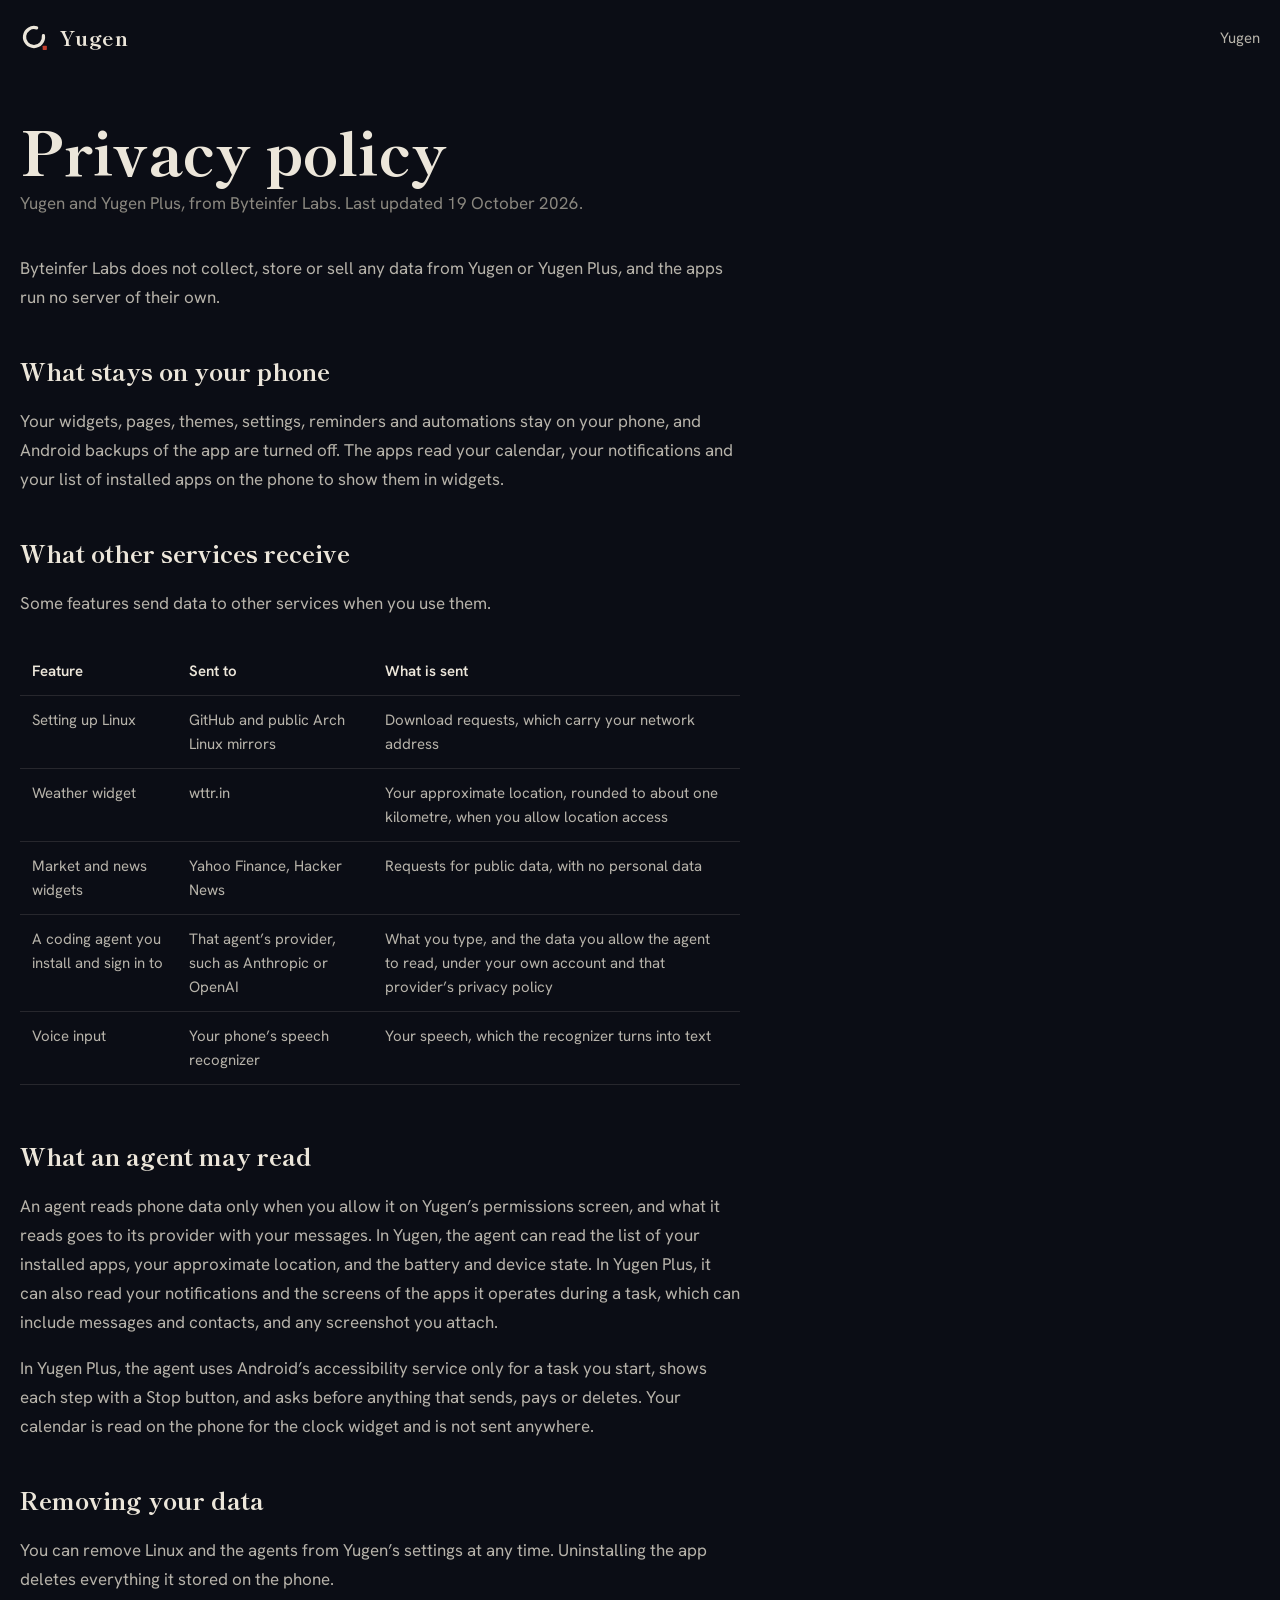
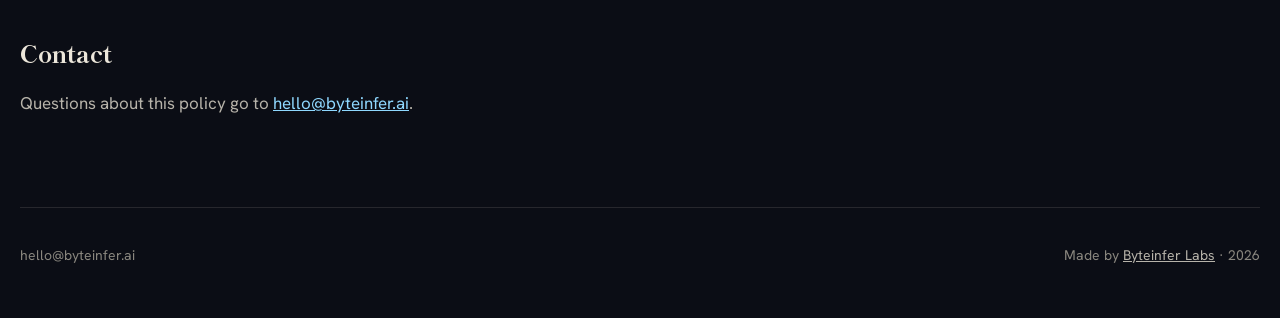
<file: yugen/privacy/index.html>
<!DOCTYPE html>
<html lang="en">
<head>
    <meta charset="UTF-8">
    <meta name="viewport" content="width=device-width, initial-scale=1.0">
    <title>Yugen privacy policy</title>
    <meta name="description" content="How Yugen and Yugen Plus handle your data: Byteinfer Labs collects none, and what each feature sends to other services.">
    <meta name="robots" content="noindex, nofollow">
    <link rel="icon" type="image/png" href="../img/icon.png">
    <link rel="preconnect" href="https://fonts.googleapis.com">
    <link rel="preconnect" href="https://fonts.gstatic.com" crossorigin>
    <link href="https://fonts.googleapis.com/css2?family=Shippori+Mincho:wght@600;800&family=Hanken+Grotesk:wght@400;500;600&display=swap" rel="stylesheet">
    <link rel="stylesheet" href="../yugen.css">
</head>
<body>
    <div class="sky" aria-hidden="true"><i></i><i></i><i></i></div>
    <div class="wrap">
        <header class="top">
            <a class="brand" href="../" aria-label="Yugen"><svg viewBox="24 24 60 60" aria-hidden="true"><path d="M70.82,49.36 A19,19 0 1 1 57.24,33.74" stroke="#ECE6DA" stroke-width="6.5" stroke-linecap="round" fill="none"/><rect x="69.3" y="69.5" width="8.4" height="8.4" rx="1.2" fill="#C2402F"/></svg>Yugen</a>
            <nav><a href="../">Yugen</a></nav>
        </header>

        <main class="doc">
            <h1>Privacy policy</h1>
            <p class="updated">Yugen and Yugen Plus, from Byteinfer Labs. Last updated 19 October 2026.</p>

            <p>Byteinfer Labs does not collect, store or sell any data from Yugen or Yugen Plus, and the apps run no server of their own.</p>

            <h2>What stays on your phone</h2>
            <p>Your widgets, pages, themes, settings, reminders and automations stay on your phone, and Android backups of the app are turned off. The apps read your calendar, your notifications and your list of installed apps on the phone to show them in widgets.</p>

            <h2>What other services receive</h2>
            <p>Some features send data to other services when you use them.</p>
            <div class="table"><table>
                <tr><th>Feature</th><th>Sent to</th><th>What is sent</th></tr>
                <tr><td>Setting up Linux</td><td>GitHub and public Arch Linux mirrors</td><td>Download requests, which carry your network address</td></tr>
                <tr><td>Weather widget</td><td>wttr.in</td><td>Your approximate location, rounded to about one kilometre, when you allow location access</td></tr>
                <tr><td>Market and news widgets</td><td>Yahoo Finance, Hacker News</td><td>Requests for public data, with no personal data</td></tr>
                <tr><td>A coding agent you install and sign in to</td><td>That agent’s provider, such as Anthropic or OpenAI</td><td>What you type, and the data you allow the agent to read, under your own account and that provider’s privacy policy</td></tr>
                <tr><td>Voice input</td><td>Your phone’s speech recognizer</td><td>Your speech, which the recognizer turns into text</td></tr>
            </table></div>

            <h2>What an agent may read</h2>
            <p>An agent reads phone data only when you allow it on Yugen’s permissions screen, and what it reads goes to its provider with your messages. In Yugen, the agent can read the list of your installed apps, your approximate location, and the battery and device state. In Yugen Plus, it can also read your notifications and the screens of the apps it operates during a task, which can include messages and contacts, and any screenshot you attach.</p>
            <p>In Yugen Plus, the agent uses Android’s accessibility service only for a task you start, shows each step with a Stop button, and asks before anything that sends, pays or deletes. Your calendar is read on the phone for the clock widget and is not sent anywhere.</p>

            <h2>Removing your data</h2>
            <p>You can remove Linux and the agents from Yugen’s settings at any time. Uninstalling the app deletes everything it stored on the phone.</p>

            <h2>Contact</h2>
            <p>Questions about this policy go to <a href="mailto:hello@byteinfer.ai">hello@byteinfer.ai</a>.</p>
        </main>

        <footer class="foot"><span>hello@byteinfer.ai</span><span class="made">Made by <a href="https://byteinfer.ai/">Byteinfer Labs</a> · 2026</span></footer>
    </div>
</body>
</html>
</file>
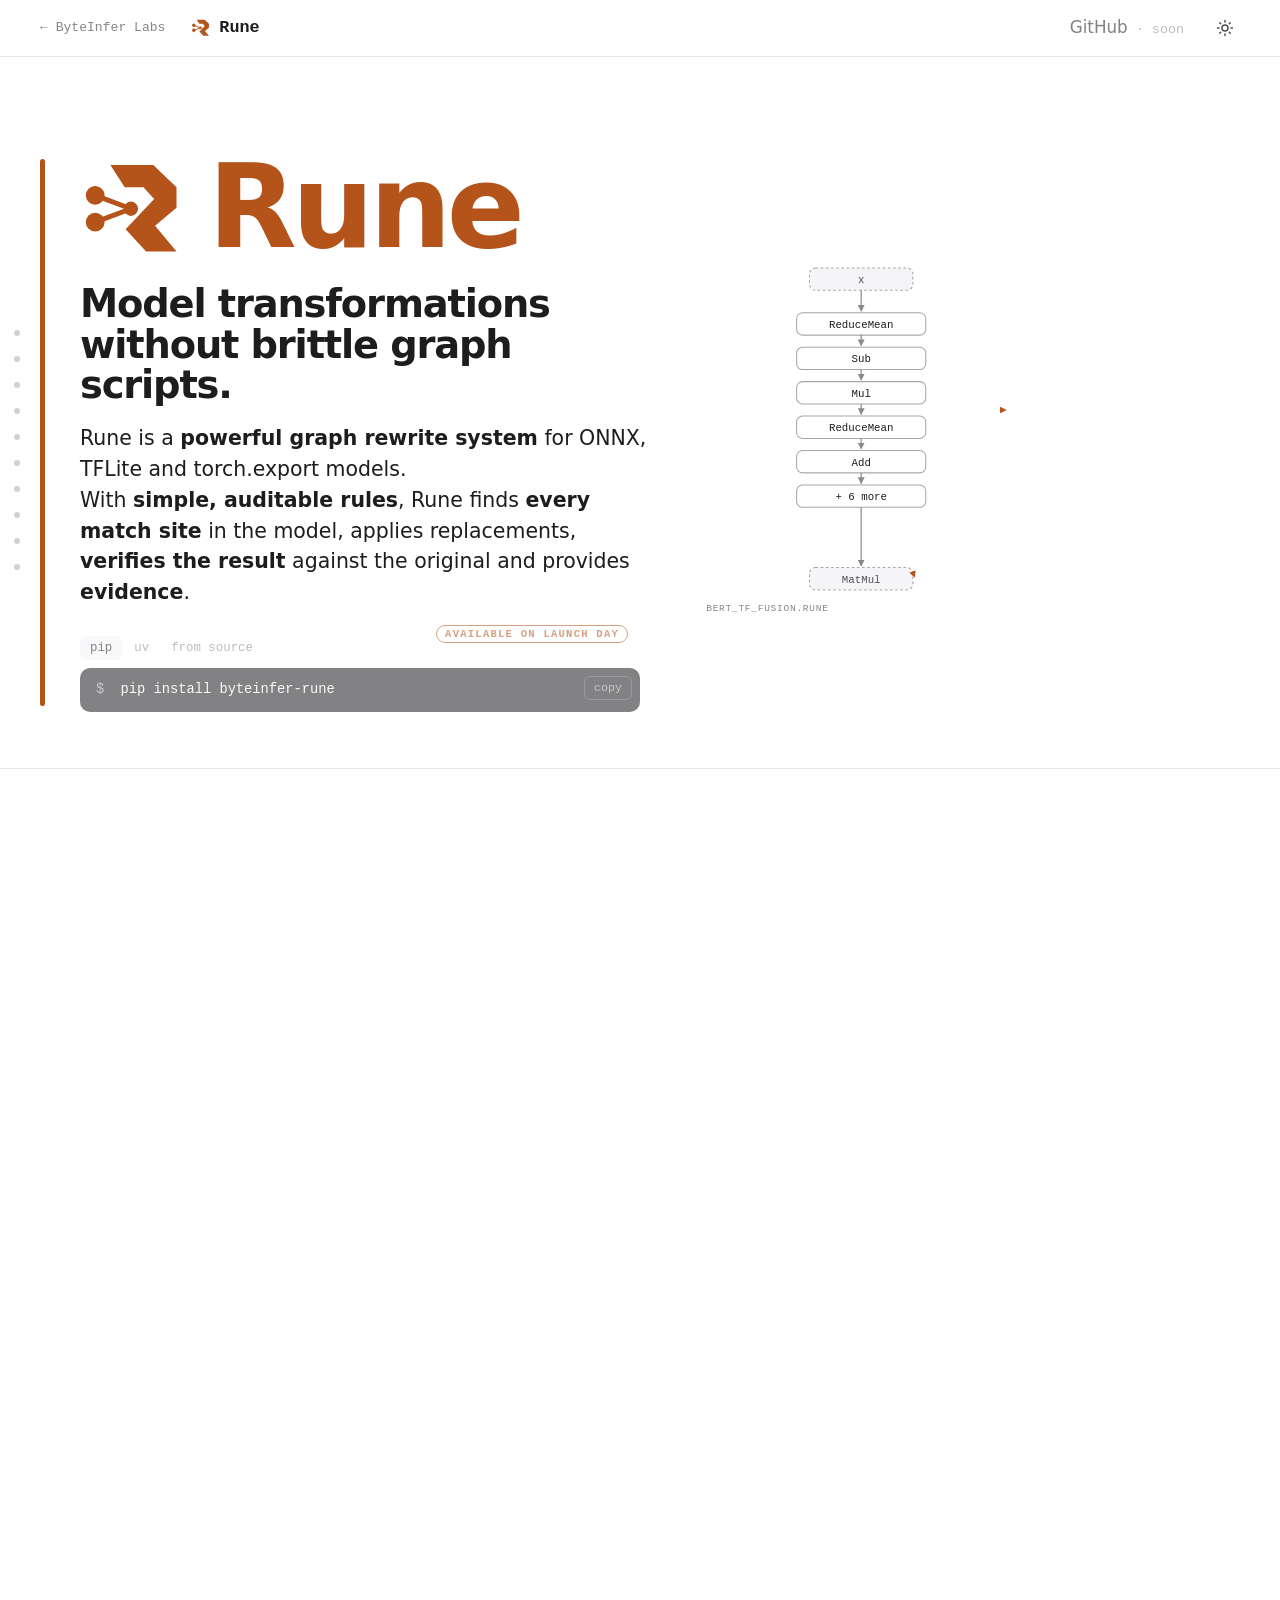
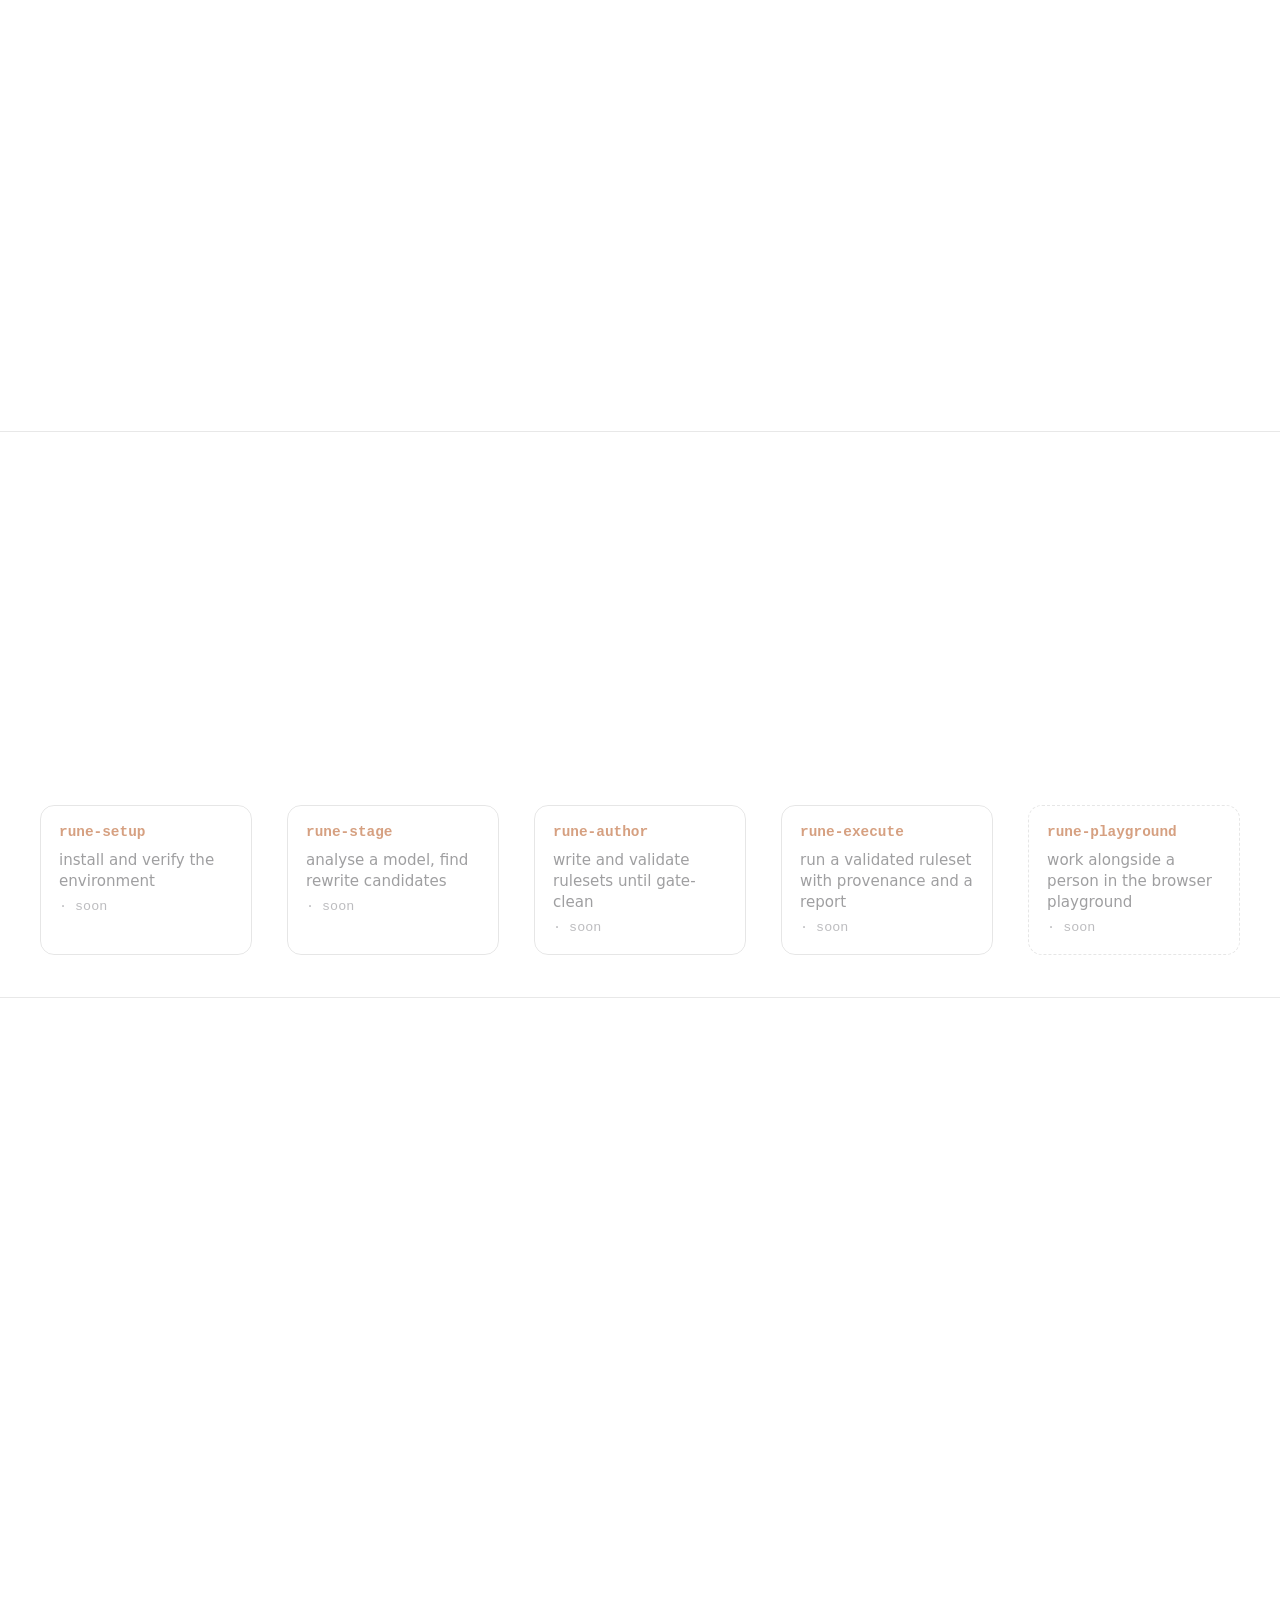
<file: rune.html>
<!doctype html>
<html lang="en"><head><meta charset="utf-8"><title>Rune</title>
<meta http-equiv="refresh" content="0; url=rune/"><link rel="canonical" href="rune/">
</head><body><p>Moved to <a href="rune/">byteinfer-labs.github.io/rune/</a>.</p></body></html>
</file>
<file: styles.css>
/* ByteInfer Labs — dual-theme design system (ported from the Rune whitepaper) */

/* ═══════════════════ TOKENS ═══════════════════ */
:root{
  /* light (white, matching the Rune page) */
  --bg:#FFFFFF; --card:#F5F5F7; --codebg:#1D1D1F; --paper:#FFFFFF;
  --hair:rgba(0,0,0,.09); --hair-2:rgba(0,0,0,.18);
  --ink:#1D1D1F; --ink-2:#515154; --ink-3:#86868B;
  --accent:#B4531A; --accent-2:#8E3E11; --del:#C0392B; --good:#2E7D46;
  --sel:rgba(180,83,26,.18);
  --nav-bg:rgba(255,255,255,.82);
  --glow:rgba(180,83,26,.10); --flame-glow:rgba(180,83,26,.40);
  --code-txt:#F5F5F7; --code-c:#9A9A9F; --code-k:#F0A36B; --pre-hair:rgba(255,255,255,.08);
  --inline-code:rgba(0,0,0,.06);
  --card-shadow:none;
  /* diagram */
  --nd-fill:#FFFFFF; --nd-dead-fill:#F5F5F7; --nd-init-fill:#F5F5F7;
  --nd-port-stroke:rgba(0,0,0,.35); --nd-init-stroke:rgba(0,0,0,.25);
  --nd-new-fill:rgba(180,83,26,.12);
  --svg-txt:#1D1D1F; --nm:#515154; --t-dead:#A0A0A5; --t-port:#515154;
  --edge:#8A8A8E; --edge-dead:#C9C9CE;
  --net-line:138,138,142; --net-dot:180,83,26;
  --mono:"JetBrains Mono","SF Mono",ui-monospace,Menlo,monospace;
  --sans:"Inter",-apple-system,"SF Pro Text",system-ui,"Segoe UI",Roboto,sans-serif;
  --serif:var(--sans);
}
:root[data-theme="dark"]{
  --bg:#0B0B0D; --card:#141417; --codebg:#0E0E12; --paper:#0B0B0D;
  --hair:rgba(255,255,255,.09); --hair-2:rgba(255,255,255,.17);
  --ink:#ECEAE4; --ink-2:#B4B4BB; --ink-3:#A6A6B0;
  --accent:#F5641E; --accent-2:#FF7F3C; --del:#E5484D; --good:#4CC776;
  --sel:rgba(245,100,30,.3);
  --nav-bg:rgba(11,11,13,.72);
  --glow:rgba(245,100,30,.20); --flame-glow:rgba(245,100,30,.75);
  --code-txt:#ECE3CF; --code-c:#90909A; --code-k:#F5975A; --pre-hair:rgba(255,255,255,.08);
  --inline-code:rgba(255,255,255,.06);
  --card-shadow:0 10px 34px rgba(0,0,0,.4);
  --nd-fill:#1C1C21; --nd-dead-fill:#141417; --nd-init-fill:#16161A;
  --nd-port-stroke:rgba(255,255,255,.32); --nd-init-stroke:rgba(255,255,255,.28);
  --nd-new-fill:rgba(245,100,30,.16);
  --svg-txt:#ECEAE4; --nm:#C2C2CA; --t-dead:#A6A6B0; --t-port:#C8C8D0;
  --edge:rgba(255,255,255,.34); --edge-dead:rgba(255,255,255,.16);
  --net-line:245,100,30; --net-dot:245,100,30;
}

/* ═══════════════════ BASE ═══════════════════ */
*,*::before,*::after{margin:0;padding:0;box-sizing:border-box}
html{scroll-behavior:smooth;background:var(--bg)}
body{font-family:var(--serif);background:transparent;color:var(--ink);
  min-height:100vh;font-size:17px;line-height:1.7;-webkit-font-smoothing:antialiased;
  transition:background .25s,color .25s}
::selection{background:var(--sel);color:var(--ink)}

h1,h2,h3,h4{font-family:var(--sans);color:var(--ink);letter-spacing:-.015em;line-height:1.1}
a{color:var(--accent);text-decoration:none;transition:color .15s}
a:hover{color:var(--accent-2)}
img{max-width:100%}

/* code */
code{font-family:var(--mono)}
.code-block{background:var(--codebg);border:1px solid var(--pre-hair);border-radius:12px;
  padding:18px 20px;overflow-x:auto;line-height:1.62;color:var(--code-txt);
  font-family:var(--mono);font-size:12.5px;margin:0}
.code-block code{color:inherit;background:none}
.code-block .kw{color:var(--code-k);font-weight:600}
.code-block .fn{color:#E8C07A}
.code-block .ty{color:#C7A98B}
.code-block .str{color:#C9A05C}
.code-block .cm{color:var(--code-c)}
.code-block .prompt{color:#E88A3E}
.code-block .dim{color:#8E8E98}
.code-block .accent{color:#F5975A;font-weight:600}
.code-terminal{line-height:1.5}

/* ═══════════════════ BACKGROUND ═══════════════════ */
.noise-overlay{position:fixed;inset:0;pointer-events:none;z-index:1000;opacity:.03;
  background-image:url("data:image/svg+xml,%3Csvg viewBox='0 0 256 256' xmlns='http://www.w3.org/2000/svg'%3E%3Cfilter id='noise'%3E%3CfeTurbulence type='fractalNoise' baseFrequency='0.9' numOctaves='4' stitchTiles='stitch'/%3E%3C/filter%3E%3Crect width='100%25' height='100%25' filter='url(%23noise)'/%3E%3C/svg%3E")}
#graph-canvas,#neural-canvas{position:fixed;top:0;left:0;width:100vw;height:100vh;pointer-events:none}
#graph-canvas{z-index:-2;opacity:.45}
#neural-canvas{z-index:-1;opacity:.28}

/* ═══════════════════ THEME TOGGLE ═══════════════════ */
#theme-toggle{position:fixed;top:14px;right:16px;z-index:200;display:inline-flex;align-items:center;gap:8px;
  font-family:var(--mono);font-size:12px;font-weight:600;letter-spacing:.04em;color:var(--ink);
  background:var(--card);border:1px solid var(--hair-2);border-radius:999px;padding:8px 14px 8px 12px;
  cursor:pointer;box-shadow:var(--card-shadow);transition:color .15s,border-color .15s,background .15s}
#theme-toggle:hover{color:var(--accent);border-color:var(--accent)}
#theme-toggle svg{display:block}
#theme-toggle .ic-moon{display:none}
:root[data-theme="dark"] #theme-toggle .ic-sun{display:none}
:root[data-theme="dark"] #theme-toggle .ic-moon{display:block}
@media(max-width:520px){#theme-toggle .tlbl{display:none}#theme-toggle{padding:9px}}

/* ═══════════════════ TOP NAV ═══════════════════ */
.topnav{position:fixed;top:0;left:0;right:0;height:56px;display:flex;align-items:center;
  justify-content:space-between;padding:0 32px;background:var(--nav-bg);
  backdrop-filter:blur(12px);-webkit-backdrop-filter:blur(12px);
  border-bottom:1px solid var(--hair);z-index:100}
.topnav-brand{display:flex;align-items:center;gap:10px;color:var(--ink);
  font-family:var(--sans);font-weight:700;font-size:.95rem}
.topnav-brand:hover{color:var(--ink)}
.topnav-flame{width:22px;height:auto;filter:drop-shadow(0 0 6px var(--flame-glow))}
.topnav-links{display:flex;gap:22px;align-items:center;margin-right:96px}
.topnav-links a{color:var(--ink-2);font-size:.92rem;font-weight:500;font-family:var(--mono)}
.topnav-links a:hover,.topnav-links a.active{color:var(--accent)}

/* ═══════════════════ HERO (index) ═══════════════════ */
.hero{position:relative;z-index:1;overflow:hidden;padding:14vh 2rem 7vh}
.hero-content{animation:fadeUp 1.1s ease-out;position:relative;z-index:1;max-width:1116px;margin:0 auto;text-align:left;padding-left:34px}
.hero-content::before{content:"";position:absolute;left:0;top:4px;bottom:4px;width:5px;border-radius:3px;background:var(--accent)}
@keyframes fadeUp{from{opacity:0;transform:translateY(18px)}to{opacity:1;transform:translateY(0)}}
.hero-mark{display:flex;align-items:center;gap:18px;margin-bottom:22px}
.flame{width:auto;height:clamp(40px,4.6vw,60px);flex:none;filter:none}
.flame-glow,.logo-container{display:none}
.brand-name{font-family:var(--sans);font-weight:800;font-size:clamp(34px,4.6vw,60px);letter-spacing:-.03em;
  line-height:1;color:var(--ink);margin:0}
.tagline{font-family:var(--sans);font-weight:700;font-size:clamp(28px,3.6vw,46px);
  line-height:1.02;letter-spacing:-.03em;color:var(--accent);text-wrap:balance;max-width:16ch;margin:0}
.cursor{color:var(--ink);font-weight:400;animation:blink 1.1s steps(1) infinite}
@keyframes blink{50%{opacity:0}}
.subtitle{font-size:22px;line-height:1.55;color:var(--ink);max-width:52ch;margin:28px 0 0;font-weight:500}
@media(max-width:640px){.hero-mark{gap:12px}.hero-content{padding-left:22px}.subtitle{font-size:18px}}

/* ═══════════════════ PRODUCT CARDS (index) ═══════════════════ */
.product-section{position:relative;z-index:1;padding:2vh 2rem 4vh;max-width:1180px;margin:0 auto}
.product-grid{display:grid;grid-template-columns:repeat(3,1fr);gap:18px}
@media(max-width:1000px){.product-grid{grid-template-columns:1fr 1fr}}
@media(max-width:700px){.product-grid{grid-template-columns:1fr}}
.product-card{background:var(--card);border:1px solid transparent;border-radius:22px;
  box-shadow:var(--card-shadow);overflow:hidden;transition:border-color .2s,transform .2s}
.product-card:hover{border-color:var(--hair-2);transform:translateY(-3px)}
.product-card-inner{padding:26px 26px 24px;display:flex;flex-direction:column;height:100%}
.product-header{display:flex;align-items:flex-start;gap:14px;margin-bottom:8px}
.product-flame{width:34px;height:auto;flex:none;filter:drop-shadow(0 0 8px var(--flame-glow))}
.product-eyebrow{font-family:var(--mono);font-size:11.5px;font-weight:600;letter-spacing:.16em;
  text-transform:uppercase;color:var(--accent);margin-bottom:5px}
.product-name{font-family:var(--sans);font-weight:700;font-size:26px;color:var(--ink);display:flex;align-items:center;gap:10px}
.product-badge{font-family:var(--mono);font-size:10px;font-weight:600;letter-spacing:.08em;
  text-transform:uppercase;color:var(--accent);border:1px solid var(--accent);border-radius:5px;padding:2px 7px}
.product-desc{font-size:16px;line-height:1.6;color:var(--ink-2);margin:12px 0 18px}
.product-desc strong{display:block;color:var(--ink);font-weight:600;font-size:17px;line-height:1.4;margin-bottom:6px}
.product-numbers{display:grid;grid-template-columns:1fr 1fr;gap:14px 18px;margin:6px 0 22px;
  padding-top:20px;border-top:1px solid var(--hair)}
.number-item{display:flex;flex-direction:column;gap:1px}
.number-value{font-family:var(--sans);font-weight:700;font-size:24px;color:var(--accent);
  font-variant-numeric:tabular-nums;line-height:1.1}
.number-unit{font-family:var(--mono);font-size:11px;color:var(--ink-3);font-weight:500}
.number-label{font-size:11.5px;color:var(--ink-3);line-height:1.35;margin-top:3px}
.cta-btn{display:inline-flex;align-items:center;gap:9px;align-self:flex-start;margin-top:auto;
  font-family:var(--sans);font-weight:600;font-size:14px;cursor:pointer;
  color:#FFFFFF;background:var(--accent);border:1px solid var(--accent);border-radius:999px;
  padding:11px 20px;transition:background .15s,transform .15s}
.cta-btn:hover{background:var(--accent-2);color:#FFFFFF;transform:translateY(-1px)}
.cta-btn .arrow{transition:transform .15s}
.cta-btn:hover .arrow{transform:translateX(3px)}
.cta-ghost{color:var(--accent);background:transparent}
.cta-ghost:hover{color:var(--accent-2);background:var(--inline-code)}
.cta-soon{display:inline-flex;align-items:center;gap:9px;align-self:flex-start;margin-top:auto;font-family:var(--sans);font-weight:600;font-size:14px;
  color:var(--ink-3);background:transparent;border:1px dashed var(--hair-2);border-radius:999px;padding:11px 20px}
.cta-soon::before{content:"";width:7px;height:7px;border-radius:50%;background:var(--accent);opacity:.85}
.teaser-cta-row{display:flex;align-items:center;gap:14px;flex-wrap:wrap}

/* ═══════════════════ PHILOSOPHY ═══════════════════ */
.philosophy{text-align:center;padding:6vh 2rem;position:relative;z-index:1}
.philosophy p{font-family:var(--sans);font-weight:600;font-size:clamp(20px,3vw,28px);
  color:var(--ink);letter-spacing:-.01em}

/* ═══════════════════ PRODUCT PAGE HERO ═══════════════════ */
.blaze-page{padding-top:56px}
.blaze-hero{text-align:center;padding:12vh 2rem 5vh;position:relative;overflow:hidden}
.blaze-hero::before{content:"";position:absolute;top:-120px;left:50%;transform:translateX(-50%);
  width:640px;height:420px;pointer-events:none;background:radial-gradient(closest-side,var(--glow),transparent 72%)}
.blaze-hero-content{position:relative;z-index:1;animation:fadeUp 1s ease-out}
.blaze-hero-title{display:flex;align-items:center;justify-content:center;gap:16px;margin-bottom:20px}
.blaze-hero-flame{width:52px;height:auto;filter:drop-shadow(0 0 20px var(--flame-glow))}
.blaze-hero-title h1{font-family:var(--sans);font-weight:700;font-size:clamp(40px,7vw,68px);
  display:flex;align-items:center;gap:14px}
.blaze-badge{font-family:var(--mono);font-size:14px;font-weight:600;letter-spacing:.06em;
  text-transform:uppercase;color:var(--accent);border:1px solid var(--accent);border-radius:7px;
  padding:4px 10px;vertical-align:middle}
.blaze-hero-sub{font-family:var(--sans);font-weight:500;font-size:clamp(18px,2.6vw,23px);
  color:var(--ink);max-width:40ch;margin:0 auto 14px}
.blaze-hero-desc{font-size:16px;line-height:1.6;color:var(--ink-2);max-width:56ch;margin:0 auto}

/* ═══════════════════ NUMBERS STRIP ═══════════════════ */
.numbers-strip{padding:3vh 2rem}
.numbers-strip-inner{max-width:1080px;margin:0 auto;display:flex;flex-wrap:wrap;justify-content:center;
  align-items:center;gap:8px 0;background:var(--card);border:1px solid var(--hair);border-radius:16px;
  padding:22px 18px;box-shadow:var(--card-shadow)}
.strip-number{display:flex;flex-direction:column;align-items:center;gap:1px;padding:6px 22px;text-align:center;flex:1 0 auto}
.strip-value{font-family:var(--sans);font-weight:700;font-size:27px;color:var(--accent);
  font-variant-numeric:tabular-nums;line-height:1.05}
.strip-unit{font-family:var(--mono);font-size:11px;color:var(--ink-3);font-weight:500}
.strip-label{font-size:11px;color:var(--ink-3);margin-top:3px;max-width:15ch;line-height:1.3}
.strip-sep{width:1px;align-self:stretch;background:var(--hair-2);margin:6px 0}
@media(max-width:720px){.strip-sep{display:none}.strip-number{flex:1 0 40%}}
/* qualitative highlights variant (directional guidance, no absolute figures) */
.numbers-strip-inner.qual{display:grid;grid-template-columns:repeat(6,1fr);align-items:start;gap:16px 0}
.numbers-strip-inner.qual .strip-sep{display:none}
.numbers-strip-inner.qual .strip-number{padding:6px 14px}
.numbers-strip-inner.qual .strip-value{font-size:17px;font-weight:600;letter-spacing:-.01em;
  line-height:1.2;max-width:14ch}
.numbers-strip-inner.qual .strip-label{margin-top:5px;max-width:18ch}
@media(max-width:860px){.numbers-strip-inner.qual{grid-template-columns:repeat(3,1fr)}}
@media(max-width:520px){.numbers-strip-inner.qual{grid-template-columns:repeat(2,1fr)}}

/* qualitative capability points (index product cards) */
.product-points{list-style:none;display:flex;flex-direction:column;gap:10px;
  margin:6px 0 22px;padding-top:20px;border-top:1px solid var(--hair);flex:1}
.product-points li{position:relative;padding-left:22px;font-size:15px;color:var(--ink-2);line-height:1.55}
.product-points li::before{content:"\2192";position:absolute;left:0;color:var(--accent);font-weight:600}

/* qualitative capability grid (blaze performance) */
.cap-grid{display:grid;grid-template-columns:1fr 1fr;gap:20px;margin-top:38px}
@media(max-width:820px){.cap-grid{grid-template-columns:1fr}}
.cap-card{background:var(--card);border:1px solid var(--hair);border-radius:14px;padding:22px 24px;box-shadow:var(--card-shadow)}
.cap-card h3{font-family:var(--sans);font-weight:600;font-size:17px;color:var(--ink);
  display:flex;align-items:baseline;gap:10px;margin-bottom:14px;padding-bottom:12px;border-bottom:1px solid var(--hair)}
.cap-rows{display:flex;flex-direction:column;gap:2px}
.cap-row{display:flex;justify-content:space-between;gap:16px;padding:8px 0;border-bottom:1px solid var(--hair)}
.cap-row:last-child{border-bottom:none}
.cap-kernel{font-size:13.5px;color:var(--ink-2)}
.cap-val{font-family:var(--mono);font-size:12.5px;font-weight:500;color:var(--accent);white-space:nowrap}

/* ═══════════════════ CTA STRIP ═══════════════════ */
.cta-strip{text-align:center;padding:6vh 2rem 4vh;position:relative;z-index:1}
.cta-strip-text{font-family:var(--sans);font-weight:500;font-size:19px;color:var(--ink);
  max-width:46ch;margin:0 auto 22px;line-height:1.5}

/* ═══════════════════ SECTIONS ═══════════════════ */
.section-title{font-family:var(--sans);font-weight:700;font-size:clamp(24px,3.4vw,34px);
  text-align:center;color:var(--ink)}
.section-sub{text-align:center;font-size:16px;color:var(--ink-2);max-width:60ch;margin:12px auto 0;line-height:1.55}
.how-section,.perf-section,.backends-section,.example-section,.charts-section,.vocab-section,.figure-section,.gate-section,.cases-section{
  max-width:1080px;margin:0 auto;padding:6vh 2rem 2vh;position:relative;z-index:1}

/* how columns */
.how-columns{display:flex;align-items:stretch;justify-content:center;gap:16px;margin-top:38px;flex-wrap:wrap}
.how-col{flex:1 1 280px;max-width:340px;background:var(--card);border:1px solid var(--hair);
  border-radius:14px;padding:22px;box-shadow:var(--card-shadow)}
.how-step{font-family:var(--mono);font-weight:600;font-size:13px;color:#FBF5E6;background:var(--accent);
  width:26px;height:26px;border-radius:50%;display:flex;align-items:center;justify-content:center;margin-bottom:12px}
.how-col h3{font-family:var(--sans);font-weight:600;font-size:17px;color:var(--ink);margin-bottom:4px}
.how-file{font-family:var(--mono);font-size:11.5px;color:var(--ink-3);margin-bottom:12px}
.how-note{font-size:12.5px;color:var(--ink-3);margin-top:12px;line-height:1.45}
.how-arrow{display:flex;align-items:center;color:var(--accent);font-size:24px;font-weight:300}
@media(max-width:820px){.how-arrow{transform:rotate(90deg)}}

/* perf grid */
.perf-grid{display:grid;grid-template-columns:1fr 1fr;gap:20px;margin-top:38px}
@media(max-width:820px){.perf-grid{grid-template-columns:1fr}}
.perf-card{background:var(--card);border:1px solid var(--hair);border-radius:14px;padding:22px 24px;box-shadow:var(--card-shadow)}
.perf-card h3{font-family:var(--sans);font-weight:600;font-size:17px;color:var(--ink);
  display:flex;align-items:baseline;gap:10px;margin-bottom:14px;padding-bottom:12px;border-bottom:1px solid var(--hair)}
.perf-hw{font-family:var(--mono);font-size:11px;font-weight:500;color:var(--ink-3)}
.perf-rows{display:flex;flex-direction:column;gap:2px}
.perf-row{display:flex;justify-content:space-between;gap:16px;padding:7px 0;border-bottom:1px solid var(--hair)}
.perf-row:last-child{border-bottom:none}
.perf-kernel{font-size:13.5px;color:var(--ink-2)}
.perf-val{font-family:var(--mono);font-size:13px;font-weight:500;color:var(--accent);
  font-variant-numeric:tabular-nums;white-space:nowrap}
.perf-callout{margin-top:16px;padding-top:14px;border-top:1px solid var(--hair-2)}
.perf-callout-label{font-family:var(--mono);font-size:11px;letter-spacing:.05em;text-transform:uppercase;
  color:var(--ink-3);margin-bottom:8px}
.perf-callout-row{display:flex;justify-content:space-between;font-family:var(--mono);font-size:13px;padding:3px 0}
.perf-callout-row .dim{color:var(--ink-3)}
.perf-callout-row .accent{color:var(--accent);font-weight:600}
.perf-note{text-align:center;font-size:12px;color:var(--ink-3);max-width:70ch;margin:22px auto 0;line-height:1.5}

/* charts */
.charts-grid{display:grid;grid-template-columns:1fr 1fr;gap:20px}
@media(max-width:820px){.charts-grid{grid-template-columns:1fr}}
.chart-card{background:var(--card);border:1px solid var(--hair);border-radius:14px;padding:16px;box-shadow:var(--card-shadow)}
.chart-img{width:100%;height:auto;display:block;border-radius:8px}

/* backends */
.backends-grid{display:grid;grid-template-columns:repeat(auto-fit,minmax(170px,1fr));gap:16px;margin-top:38px}
.backend-card{background:var(--card);border:1px solid var(--hair);border-radius:12px;padding:20px;text-align:center;
  box-shadow:var(--card-shadow);transition:border-color .2s,transform .2s}
.backend-card:hover{border-color:var(--accent);transform:translateY(-2px)}
.backend-icon{font-family:var(--mono);font-weight:700;font-size:13px;letter-spacing:.05em;color:var(--accent);
  border:1px solid var(--accent);border-radius:8px;width:52px;height:36px;display:flex;align-items:center;
  justify-content:center;margin:0 auto 12px}
.backend-card h3{font-family:var(--sans);font-weight:600;font-size:15px;color:var(--ink);margin-bottom:5px}
.backend-card p{font-family:var(--mono);font-size:11px;color:var(--ink-3);line-height:1.5}
.backend-experimental{opacity:.72}

/* example grid */
.example-grid{display:grid;grid-template-columns:1fr 1fr;gap:20px;margin-top:38px}
@media(max-width:820px){.example-grid{grid-template-columns:1fr}}
.example-block{background:var(--card);border:1px solid var(--hair);border-radius:14px;overflow:hidden;box-shadow:var(--card-shadow)}
.example-label{font-family:var(--mono);font-size:11.5px;font-weight:500;color:var(--ink-3);
  padding:13px 18px;border-bottom:1px solid var(--hair);background:var(--inline-code)}
.example-block .code-block{border:0;border-radius:0;margin:0}

/* ═══════════════════ COMMAND VOCAB (cheatsheet, rune) ═══════════════════ */
.cmdgrid{display:grid;grid-template-columns:repeat(auto-fill,minmax(230px,1fr));gap:12px;margin-top:38px}
.cmdcard{border:1px solid var(--hair-2);border-radius:12px;padding:14px 16px;background:var(--card);
  display:flex;flex-direction:column;gap:3px;box-shadow:var(--card-shadow)}
.cmdcard .cmdsym{font-family:var(--mono);font-size:16px;font-weight:700;color:var(--accent);line-height:1.2}
.cmdcard .cmdname{font-size:11px;font-weight:700;letter-spacing:.09em;text-transform:uppercase;color:var(--ink-3)}
.cmdcard .cmddesc{font-size:13.5px;color:var(--ink-2);line-height:1.45;margin-top:2px}
.cmdcard .cmdex{font-family:var(--mono);font-size:12px;color:var(--ink);background:var(--inline-code);
  border-radius:4px;padding:3px 7px;margin-top:6px;align-self:flex-start;max-width:100%;overflow-x:auto;white-space:nowrap}

/* ═══════════════════ GRAPH FIGURE (rune) ═══════════════════ */
.figframe{display:grid;grid-template-columns:minmax(0,1.05fr) minmax(0,1fr);gap:34px;align-items:center;margin-top:36px}
@media(max-width:860px){.figframe{grid-template-columns:1fr}}
.plate{background:var(--card);border:1px solid var(--hair);border-radius:16px;padding:22px;box-shadow:var(--card-shadow)}
.gpanel{margin:0 0 18px}
.gpanel:last-child{margin-bottom:0}
.glbl{font-family:var(--mono);font-size:10.5px;font-weight:500;letter-spacing:.06em;color:var(--ink-3);
  text-transform:uppercase;margin:2px 0 10px 2px}
.gscroll{overflow-x:auto;padding-bottom:4px}
.gscroll svg{display:block;margin:0 auto;max-width:100%;height:auto}
.figtext > :first-child{margin-top:0}
.figtext p{font-size:15px;color:var(--ink-2);line-height:1.6;margin:0 0 14px}
.legend{display:flex;gap:18px;flex-wrap:wrap;font-family:var(--mono);font-size:11px;color:var(--ink-3);margin:2px 0 14px 2px}
.legend span{display:inline-flex;align-items:center;gap:7px}
.sw{display:inline-block;width:15px;height:10px;border-radius:3px}
/* svg node/edge classes (mirror the whitepaper) */
svg text{font-family:var(--mono);font-size:10.5px;fill:var(--svg-txt)}
svg .op{font-size:11px;font-weight:600}
svg .nm{font-size:8.5px;fill:var(--nm)}
svg .node{fill:var(--nd-fill);stroke:var(--hair-2);stroke-width:1}
svg .node-dead{fill:var(--nd-dead-fill);stroke:var(--edge-dead);stroke-width:1;stroke-dasharray:3 3}
svg .t-dead{fill:var(--t-dead)}
svg .node-new{fill:var(--nd-new-fill);stroke:var(--accent);stroke-width:1.4}
svg .t-new{fill:var(--accent-2)}
svg .node-port{fill:none;stroke:var(--nd-port-stroke);stroke-width:1;stroke-dasharray:2 3}
svg .t-port{fill:var(--t-port)}
svg .e{stroke:var(--edge);stroke-width:1.2;fill:none}
svg .e-dead{stroke:var(--edge-dead);stroke-width:1;stroke-dasharray:3 3;fill:none}
svg .e-new{stroke:var(--accent);stroke-width:1.7;fill:none}
svg .e-del{stroke:var(--del);stroke-width:1.4;stroke-dasharray:5 3;fill:none}

/* ═══════════════════ GRAPH GALLERY (rune) ═══════════════════ */
#graph-gallery{border:1px solid var(--hair-2);border-radius:16px;overflow:hidden;
  background:var(--card);margin-top:38px;box-shadow:var(--card-shadow)}
.gg-btns{display:flex;flex-wrap:wrap;gap:8px;padding:18px 20px 4px}
.rulebtn{font-family:var(--sans);font-size:13px;font-weight:600;padding:7px 14px;border-radius:999px;
  border:1px solid var(--hair-2);background:transparent;color:var(--ink-2);cursor:pointer;transition:.15s}
.rulebtn:hover{border-color:var(--accent);color:var(--accent)}
.rulebtn.active{background:var(--accent);border-color:var(--accent);color:#FBF5E6}
.rulebtn:focus-visible{outline:2px solid var(--accent);outline-offset:2px}
.gg-stage{display:grid;grid-template-columns:1fr auto 1fr;align-items:center;gap:14px;
  padding:22px 24px 8px}
@media(max-width:720px){.gg-stage{grid-template-columns:1fr;gap:8px}}
.gg-half{min-width:0}
.gg-glabel{font-family:var(--mono);font-size:10px;font-weight:600;letter-spacing:.09em;
  text-transform:uppercase;color:var(--ink-3);margin:0 0 8px 2px}
.gg-g{overflow-x:auto}
.gg-g svg{display:block;max-width:100%;height:auto}
.gg-arrow{color:var(--accent);font-size:22px;line-height:1;text-align:center}
@media(max-width:720px){.gg-arrow{transform:rotate(90deg);margin:2px 0}}
.gg-note{font-size:14px;color:var(--ink-2);line-height:1.55;padding:8px 24px 18px;max-width:80ch}
.gg-legend{display:flex;gap:18px;flex-wrap:wrap;font-family:var(--mono);font-size:11px;
  color:var(--ink-3);padding:0 24px 18px}
.gg-legend span{display:inline-flex;align-items:center;gap:7px}
.gg-sw{display:inline-block;width:14px;height:10px;border-radius:3px}

/* ═══════════════════ CASE CARDS (rune) ═══════════════════ */
.cases-grid{display:grid;grid-template-columns:repeat(auto-fit,minmax(240px,1fr));gap:18px;margin-top:38px}
.case-card{background:var(--card);border:1px solid var(--hair);border-radius:14px;padding:20px 22px;box-shadow:var(--card-shadow)}
.case-card .case-tag{font-family:var(--mono);font-size:10.5px;font-weight:600;letter-spacing:.09em;
  text-transform:uppercase;color:var(--accent);margin-bottom:8px}
.case-card h3{font-family:var(--sans);font-weight:600;font-size:16px;color:var(--ink);margin-bottom:8px}
.case-card p{font-size:13.5px;color:var(--ink-2);line-height:1.55;margin-bottom:12px}
.case-metric{display:flex;align-items:baseline;gap:8px;font-family:var(--sans);border-top:1px solid var(--hair);padding-top:12px}
.case-metric .cm-val{font-weight:700;font-size:20px;color:var(--accent);font-variant-numeric:tabular-nums}
.case-metric .cm-lab{font-size:12px;color:var(--ink-3)}

/* gate pitch */
.gate-band{background:var(--card);border:1px solid var(--hair);border-radius:16px;padding:30px 32px;
  margin-top:38px;box-shadow:var(--card-shadow);display:grid;grid-template-columns:minmax(0,1fr) minmax(0,320px);
  gap:28px;align-items:center}
@media(max-width:820px){.gate-band{grid-template-columns:1fr}}
.gate-band h3{font-family:var(--sans);font-weight:700;font-size:21px;color:var(--ink);margin-bottom:10px}
.gate-band p{font-size:15px;color:var(--ink-2);line-height:1.6}
.inv-list{display:flex;flex-direction:column;gap:8px}
.inv-row{display:flex;gap:11px;align-items:baseline;font-size:13px;color:var(--ink-2)}
.inv-row b{font-family:var(--mono);font-size:11px;font-weight:700;color:#FBF5E6;background:var(--del);
  border-radius:5px;padding:2px 7px;flex:none}

/* ═══════════════════ WHITEPAPER TEASER (rune) ═══════════════════ */
.wp-teaser-section{max-width:1080px;margin:0 auto;padding:7vh 2rem 2vh;position:relative;z-index:1}
.wp-teaser{background:var(--card);border:1px solid var(--hair-2);border-radius:18px;box-shadow:var(--card-shadow);
  display:grid;grid-template-columns:minmax(0,1fr) minmax(0,430px);overflow:hidden}
@media(max-width:860px){.wp-teaser{grid-template-columns:1fr}}
.wp-teaser-body{padding:34px 36px}
.wp-teaser-eyebrow{font-family:var(--mono);font-size:11px;font-weight:600;letter-spacing:.16em;
  text-transform:uppercase;color:var(--accent);margin-bottom:12px}
.wp-teaser-body h2{font-family:var(--sans);font-weight:700;font-size:clamp(23px,3vw,30px);color:var(--ink);
  text-align:left;line-height:1.1;margin-bottom:12px}
.wp-teaser-body > p{font-size:15.5px;color:var(--ink-2);line-height:1.6;margin-bottom:18px;max-width:52ch}
.wp-teaser-list{list-style:none;display:flex;flex-direction:column;gap:9px;margin-bottom:26px}
.wp-teaser-list li{position:relative;padding-left:22px;font-size:14px;color:var(--ink-2);line-height:1.5}
.wp-teaser-list li::before{content:"\2192";position:absolute;left:0;color:var(--accent);font-weight:600}
.wp-teaser-visual{position:relative;background:var(--bg);border-left:1px solid var(--hair);padding:26px 26px 0;overflow:hidden;min-height:280px}
@media(max-width:860px){.wp-teaser-visual{border-left:none;border-top:1px solid var(--hair);min-height:230px}}
.wp-page-brand{display:flex;align-items:center;gap:8px;font-family:var(--sans);font-weight:700;font-size:11.5px;
  letter-spacing:.02em;color:var(--ink-2);margin-bottom:16px}
.wp-page-brand img{width:14px;height:auto;filter:drop-shadow(0 0 5px var(--flame-glow))}
.wp-page-h{font-family:var(--sans);font-weight:700;font-size:17px;color:var(--ink);line-height:1.25;margin-bottom:10px}
.wp-page-p{font-size:12.5px;color:var(--ink-3);line-height:1.62;margin-bottom:16px}
.wp-page-fade{position:absolute;left:0;right:0;bottom:0;height:96px;pointer-events:none;
  background:linear-gradient(to bottom,transparent,var(--bg))}

/* ═══════════════════ MODAL ═══════════════════ */
.modal-overlay{position:fixed;inset:0;z-index:500;display:flex;align-items:center;justify-content:center;
  padding:2rem;background:rgba(0,0,0,.55);backdrop-filter:blur(4px)}
.modal-box{background:var(--card);border:1px solid var(--hair-2);border-radius:16px;padding:32px 30px;
  max-width:440px;width:100%;position:relative;box-shadow:0 24px 60px rgba(0,0,0,.35)}
.modal-close{position:absolute;top:14px;right:16px;background:none;border:none;color:var(--ink-3);
  font-size:26px;line-height:1;cursor:pointer}
.modal-close:hover{color:var(--accent)}
.modal-title{font-family:var(--sans);font-weight:700;font-size:22px;color:var(--ink);margin-bottom:6px}
.modal-sub{font-size:14px;color:var(--ink-2);margin-bottom:20px}
.access-form{display:flex;flex-direction:column;gap:12px}
.access-input{font-family:var(--serif);font-size:14px;color:var(--ink);background:var(--bg);
  border:1px solid var(--hair-2);border-radius:9px;padding:11px 13px;width:100%}
.access-input::placeholder{color:var(--ink-3)}
.access-input:focus{outline:none;border-color:var(--accent)}
.access-textarea{resize:vertical;min-height:70px;font-family:var(--serif)}
.access-btn{justify-content:center;margin-top:4px}
.access-success{display:flex;align-items:center;gap:10px;font-size:15px;color:var(--ink);padding:14px 0}
.access-check{color:var(--good);font-size:20px}

/* ═══════════════════ FOOTER ═══════════════════ */
.site-footer{border-top:1px solid var(--hair);margin-top:8vh;padding:34px 32px 56px;position:relative;z-index:1}
.footer-inner{max-width:1080px;margin:0 auto;display:flex;flex-direction:column;align-items:center;gap:12px;text-align:center}
.footer-status{font-family:var(--mono);font-size:12.5px;color:var(--ink-2)}
.footer-access-link{color:var(--accent);cursor:pointer}
.footer-links{display:flex;gap:12px;align-items:center;font-family:var(--mono);font-size:14px}
.footer-links a{color:var(--ink-2)}
.footer-links a:hover{color:var(--accent)}
.footer-dot{color:var(--ink-3)}
.footer-copy{font-family:var(--mono);font-size:11.5px;color:var(--ink-3)}

/* ═══════════════════ SCROLL FADE ═══════════════════ */
.fade-in{opacity:0;transform:translateY(22px);transition:opacity .7s ease,transform .7s ease}
.fade-in.visible{opacity:1;transform:translateY(0)}
@media(prefers-reduced-motion:reduce){
  .fade-in{opacity:1;transform:none;transition:none}
  .hero-content,.blaze-hero-content{animation:none}
  .cursor{animation:none}
}

/* ═══════════════════ RESEARCH CARD ═══════════════════ */
.pub-list{list-style:none;margin:0 0 22px;padding:10px 0 0;border-top:1px solid var(--hair);display:flex;flex-direction:column;gap:8px}
.pub-list li{font-size:13.5px;line-height:1.4}
.pub-list a{color:var(--ink);text-decoration:none;border-bottom:1px solid var(--hair-2)}
.pub-list a:hover{color:var(--accent);border-color:var(--accent)}
.pub-list .pub-part{font-family:var(--mono);font-size:11px;color:var(--ink-3);margin-right:6px}
.pub-intro{font-family:var(--mono);font-size:10.5px;font-weight:600;letter-spacing:.14em;text-transform:uppercase;color:var(--ink-3);margin-top:2px}
.topnav-brand{font-size:1.05rem}
.topnav-flame{width:26px}
.pub-series{font-size:13.5px;font-weight:600;color:var(--ink);margin:12px 0 2px}
.card-art{width:100%;height:auto;display:block;margin:-6px 0 14px;border-radius:14px;background:var(--bg);border:1px solid var(--hair)}
:root[data-theme="dark"] .card-art{background:var(--nd-dead-fill)}

/* home: brand once in the hero, research leads, tools follow */
.home-links{margin-left:auto}
.hero-mark .flame{width:40px;height:auto}
.brand-name{font-size:clamp(26px,2.6vw,34px)!important;letter-spacing:-.02em}
.hero-mark{margin-bottom:18px}
.research-card{margin-bottom:18px}
.research-inner{display:grid;grid-template-columns:minmax(0,1.3fr) minmax(0,1fr);gap:34px;align-items:start}
.research-main .card-art{max-width:380px}
.research-facts{margin:6px 0 0;display:flex;flex-direction:column;gap:14px}
.research-facts div{border-top:1px solid var(--hair);padding-top:10px}
.research-facts dt{font-family:var(--mono);font-size:11px;font-weight:600;letter-spacing:.14em;text-transform:uppercase;color:var(--accent);margin-bottom:4px}
.research-facts dd{margin:0;font-size:15px;line-height:1.5;color:var(--ink)}
.research-facts .cta-btn{align-self:flex-start;margin-top:4px}
.ship-grid{grid-template-columns:repeat(2,1fr)}
@media(max-width:860px){.research-inner{grid-template-columns:1fr;gap:18px}}
@media(max-width:700px){.ship-grid{grid-template-columns:1fr}}

/* research publications page */
.research-page{max-width:860px;margin:0 auto;padding:120px 2rem 40px;position:relative;z-index:1}
.rp-title{font-family:var(--sans);font-weight:800;font-size:clamp(30px,4vw,44px);letter-spacing:-.02em;line-height:1.1;margin:8px 0 14px;color:var(--ink);text-wrap:balance}
.rp-lede{font-size:18px;line-height:1.6;color:var(--ink-2);max-width:60ch;margin:0 0 44px}
.series{border-top:1px solid var(--hair-2);padding-top:22px}
.series-chip{font-family:var(--mono);font-size:11px;font-weight:600;letter-spacing:.14em;text-transform:uppercase;color:var(--accent)}
.series-title{font-family:var(--sans);font-size:24px;font-weight:700;margin:6px 0 16px;color:var(--ink)}
.pub-rows{list-style:none;margin:0;padding:0}
.pub-row a{display:grid;grid-template-columns:4.5rem minmax(0,1fr);gap:2px 16px;padding:16px 0;border-bottom:1px solid var(--hair);color:inherit;text-decoration:none}
.pub-row a:hover .pub-title{color:var(--accent)}
.pub-row .pub-part{grid-row:span 2;font-family:var(--mono);font-size:12px;color:var(--ink-3);padding-top:3px}
.pub-row .pub-title{font-weight:600;font-size:17px;color:var(--ink)}
.pub-row .pub-syn{font-size:15px;line-height:1.55;color:var(--ink-2)}
@media(max-width:600px){.research-page{padding-top:96px}.pub-row a{grid-template-columns:1fr}.pub-row .pub-part{grid-row:auto;padding:0}}
.series-next{margin-top:40px}
.series-next .series-title{color:var(--ink-2)}
.series-note{margin:0}
.series-cited{font-size:14px;line-height:1.55;color:var(--ink-3);margin:14px 0 0}
.series-cited a{color:var(--ink-2);border-bottom:1px solid var(--hair-2)}
.series-cited a:hover{color:var(--accent);border-color:var(--accent)}
.research-facts a.cite{color:var(--ink);border-bottom:1px solid var(--hair-2)}
.research-facts a.cite:hover{color:var(--accent);border-color:var(--accent)}
.pub-row .pub-title{color:var(--accent)}
.pub-row .pub-title::after{content:" \2192";font-weight:400}
.pub-row a:hover .pub-title{text-decoration:underline;text-underline-offset:3px}
.topnav-brand{white-space:nowrap}
@media(max-width:520px){.topnav-brand{font-size:.95rem;gap:8px}.topnav-links{gap:14px}.topnav-links a{font-size:.82rem}}
@media(max-width:440px){.topnav-brand .brand-txt{display:none}}
</file>
<file: yugen/yugen.css>
/* Yugen on byteinfer.ai. One dark world, the app's night sky: indigo, washi ink, a red seal.
   Layout: an asymmetric hero (word mark left, a live phone right), then bands that alternate sides. */
:root {
  --night: #0B0D15; --night-2: #12151F; --panel: #171B27; --line: rgba(236,230,218,.12);
  --washi: #ECE6DA; --washi-2: #B7B3AA; --washi-3: #8A877F;
  --seal: #C2402F; --sky: #8FD8FF; --aurora-1: #1C5A5E; --aurora-2: #4A2B63; --aurora-3: #23305A;
  --display: "Shippori Mincho", "Hiragino Mincho ProN", "Yu Mincho", Georgia, serif;
  --body: "Hanken Grotesk", system-ui, -apple-system, "Segoe UI", Roboto, sans-serif;
  --typed: "JetBrains Mono", ui-monospace, Menlo, monospace;
  color-scheme: dark;
}
* { box-sizing: border-box; }
html { background: var(--night); }
body { margin: 0; background: var(--night); color: var(--washi); font-family: var(--body); font-size: 17px; line-height: 1.6; overflow-x: hidden; }
a { color: var(--sky); }
:focus-visible { outline: 2px solid var(--sky); outline-offset: 3px; border-radius: 4px; }
.wrap { max-width: 1280px; margin: 0 auto; padding-inline: 20px; }

/* The sky: three slow glows behind everything, like the app's aurora. */
.sky { position: fixed; inset: 0; z-index: -1; pointer-events: none; overflow: hidden; }
.sky i { position: absolute; border-radius: 50%; filter: blur(90px); opacity: .55; }
.sky i:nth-child(1) { width: 60vw; height: 60vw; left: -18vw; bottom: -20vw; background: var(--aurora-1); }
.sky i:nth-child(2) { width: 50vw; height: 50vw; right: -14vw; top: -18vw; background: var(--aurora-3); }
.sky i:nth-child(3) { width: 40vw; height: 40vw; left: 40vw; top: 45vh; background: var(--aurora-2); opacity: .35; }
@media (prefers-reduced-motion: no-preference) {
  .sky i { animation: drift 28s ease-in-out infinite alternate; }
  .sky i:nth-child(2) { animation-duration: 34s; }
  .sky i:nth-child(3) { animation-duration: 40s; }
}
@keyframes drift { to { transform: translate(4vw, -3vh) scale(1.08); } }

/* Top bar */
.top { display: flex; align-items: center; justify-content: space-between; padding-block: 22px; }
.brand { display: inline-flex; align-items: center; gap: 10px; color: var(--washi); text-decoration: none; font-family: var(--display); font-weight: 800; font-size: 20px; letter-spacing: .02em; }
.brand svg { width: 30px; height: 30px; }
.top nav { display: flex; gap: 22px; }
.top nav a { color: var(--washi-2); text-decoration: none; font-size: 15px; }
.top nav a:hover { color: var(--washi); }

/* Hero */
.hero { display: grid; grid-template-columns: minmax(0, 1.05fr) minmax(0, .95fr); gap: 56px; align-items: center; padding-block: 40px 96px; }
.mark { position: relative; }
.enso { width: clamp(130px, 18vw, 210px); height: auto; display: block; margin: 0 0 8px -14px; }
.enso .stroke { stroke-dasharray: 120; stroke-dashoffset: 0; }
@media (prefers-reduced-motion: no-preference) {
  .enso .stroke { animation: brush 1.6s cubic-bezier(.6,0,.2,1) both .2s; }
  .enso .seal { animation: stamp .35s ease-out both 1.7s; transform-box: fill-box; transform-origin: center; }
}
@keyframes brush { from { stroke-dashoffset: 120; } }
@keyframes stamp { from { opacity: 0; transform: scale(1.8); } }
.kanji { position: absolute; right: 0; top: -6px; writing-mode: vertical-rl; font-family: var(--display); font-weight: 800; font-size: clamp(60px, 8vw, 110px); line-height: 1; color: transparent; -webkit-text-stroke: 1px rgba(236,230,218,.18); letter-spacing: .08em; user-select: none; }
.hero h1 { font-family: var(--display); font-weight: 800; font-size: clamp(64px, 10vw, 128px); line-height: .9; margin: 0 0 22px; letter-spacing: -.02em; }
.hero .tag { font-family: var(--display); font-weight: 600; font-size: clamp(22px, 2.6vw, 30px); line-height: 1.3; margin: 0 0 18px; max-width: 18em; text-wrap: balance; }
.hero .lede { color: var(--washi-2); max-width: 32em; margin: 0 0 28px; }
.status { display: inline-flex; align-items: center; gap: 10px; border: 1px solid var(--line); border-radius: 999px; padding: 10px 18px; color: var(--washi-2); font-size: 15px; }
.status b { width: 8px; height: 8px; border-radius: 50%; background: var(--seal); box-shadow: 0 0 0 4px rgba(194,64,47,.2); }
.agents { margin-top: 18px; color: var(--washi-3); font-size: 15px; }
.agents span { color: var(--washi-2); }

/* The live phone */
.demo { display: grid; justify-items: center; gap: 18px; }
.device { position: relative; width: min(420px, 86vw); aspect-ratio: 540 / 1200; border-radius: 40px; padding: 8px; background: linear-gradient(160deg, #2A2F45, #10131C); box-shadow: 0 40px 90px rgba(0,0,0,.6), inset 0 0 0 1px rgba(255,255,255,.08); }
.device .screen { position: relative; width: 100%; height: 100%; border-radius: 33px; overflow: hidden; background: var(--night-2); }
.device img { position: absolute; inset: 0; width: 100%; height: 100%; object-fit: cover; opacity: 0; transition: opacity .6s ease; }
.device img.on { opacity: 1; }
.prompt { width: min(400px, 100%); display: flex; align-items: center; gap: 10px; background: rgba(23,27,39,.85); border: 1px solid var(--line); border-radius: 16px; padding: 12px 14px; font-family: var(--typed); font-size: 14px; min-height: 66px; }
.prompt .who { flex: none; width: 26px; height: 26px; border-radius: 50%; background: radial-gradient(circle at 40% 35%, #9FD9FF, #2A4A7A 60%, #0E1018); }
.prompt .text { flex: 1; min-width: 0; color: var(--washi); }
.prompt .text::after { content: "▍"; color: var(--sky); margin-left: 1px; }
@media (prefers-reduced-motion: no-preference) { .prompt .text::after { animation: blink 1s steps(1) infinite; } }
@keyframes blink { 50% { opacity: 0; } }
.chips { display: flex; flex-wrap: wrap; gap: 8px; justify-content: center; max-width: 440px; }
.chips button { font: 500 13px var(--body); color: var(--washi-2); background: transparent; border: 1px solid var(--line); border-radius: 999px; padding: 7px 13px; cursor: pointer; }
.chips button:hover { color: var(--washi); border-color: rgba(236,230,218,.3); }
.chips button[aria-pressed="true"] { color: var(--night); background: var(--washi); border-color: var(--washi); }

/* Bands */
.band { padding-block: 96px; position: relative; }
.band h2 { font-family: var(--display); font-weight: 800; font-size: clamp(36px, 5vw, 58px); line-height: 1.05; margin: 0 0 16px; letter-spacing: -.01em; text-wrap: balance; }
.band .intro { color: var(--washi-2); max-width: 36em; margin: 0 0 48px; }
.eyebrow { font-family: var(--display); font-weight: 600; color: var(--seal); font-size: 18px; margin: 0 0 10px; }

/* What people asked for: a staggered row of screens, each with its request. */
.asked { display: grid; grid-template-columns: repeat(2, minmax(0, 1fr)); gap: 40px 56px; align-items: start; }
.asked figure { display: grid; justify-items: center; }
.asked figure img { max-width: 440px; }
.asked figcaption { max-width: 440px; width: 100%; }
.asked figure { margin: 0; }
.asked figure:nth-child(even) { margin-top: 120px; }
.asked img { width: 100%; height: auto; display: block; border-radius: 26px; border: 1px solid var(--line); box-shadow: 0 24px 60px rgba(0,0,0,.45); }
.asked figcaption { margin-top: 14px; font-size: 15px; color: var(--washi-2); }
.asked q, .asked .src { display: block; font-family: var(--typed); font-size: 13px; color: var(--washi); quotes: "“" "”"; margin-bottom: 4px; }
.asked .src { color: var(--washi-3); }

/* By hand: pictures and notes side by side. */
.split { display: grid; grid-template-columns: minmax(0, 1fr) minmax(0, 1fr); gap: 64px; align-items: center; }
.pic { display: flex; gap: 20px; justify-content: center; }
.pic img, .pic video { width: min(380px, 48%); height: auto; border-radius: 26px; border: 1px solid var(--line); box-shadow: 0 24px 60px rgba(0,0,0,.45); }
.pic > :nth-child(2) { margin-top: 48px; }
.notes { list-style: none; margin: 0; padding: 0; display: grid; gap: 18px; }
.notes li { display: grid; grid-template-columns: 34px minmax(0, 1fr); gap: 12px; color: var(--washi-2); }
.notes li svg { width: 26px; height: 26px; color: var(--sky); margin-top: 2px; }
.notes b { color: var(--washi); font-weight: 600; display: block; }

/* Plus: a darker panel framed by the seal colour. */
.plus { background: linear-gradient(180deg, rgba(18,21,31,.92), rgba(11,13,21,.92)); border: 1px solid rgba(194,64,47,.35); border-radius: 36px; padding: clamp(24px, 5vw, 64px); display: grid; grid-template-columns: minmax(0, 1.15fr) minmax(0, .85fr); gap: 56px; align-items: center; }
.plus .badge { display: inline-flex; align-items: center; gap: 8px; color: var(--washi); font-weight: 600; font-size: 14px; border: 1px solid rgba(194,64,47,.5); border-radius: 999px; padding: 6px 12px; margin-bottom: 18px; }
.plus .badge i { width: 10px; height: 10px; background: var(--seal); border-radius: 2px; }
.feats { margin: 32px 0 0; display: grid; gap: 22px; }
.feats div { display: grid; gap: 4px; }
.feats dt { font-weight: 600; font-size: 18px; }
.feats dd { margin: 0; color: var(--washi-2); }
.feats dd q { font-family: var(--typed); font-size: 13.5px; color: var(--washi); }
.plus .device { width: min(400px, 82vw); justify-self: center; }

/* Editions */
.editions { display: grid; grid-template-columns: minmax(0, 1fr) minmax(0, 1fr); border: 1px solid var(--line); border-radius: 28px; overflow: hidden; }
.edition { padding: 36px; position: relative; }
.edition + .edition { border-left: 1px solid var(--line); background: rgba(194,64,47,.05); }
.edition h3 { font-family: var(--display); font-weight: 800; font-size: 30px; margin: 0; }
.edition .price { color: var(--washi-3); margin: 4px 0 20px; }
.edition ul { margin: 0; padding: 0; list-style: none; display: grid; gap: 10px; color: var(--washi-2); }
.edition li { display: grid; grid-template-columns: 18px minmax(0, 1fr); gap: 10px; }
.edition li::before { content: ""; width: 8px; height: 8px; margin-top: 9px; border-radius: 50%; border: 1.5px solid var(--washi-3); }
.edition + .edition li::before { border-color: var(--seal); background: var(--seal); }
.fine { color: var(--washi-3); font-size: 15px; margin-top: 22px; max-width: 46em; }

/* Footer */
footer.foot { border-top: 1px solid var(--line); padding-block: 36px 52px; color: var(--washi-3); font-size: 14px; display: flex; flex-wrap: wrap; gap: 12px 28px; align-items: center; }
footer.foot a { color: var(--washi-2); }
footer.foot .made { margin-left: auto; }

/* The privacy page */
.doc { max-width: 720px; padding-block: 24px 72px; }
.doc h1 { font-family: var(--display); font-weight: 800; font-size: clamp(38px, 6vw, 60px); margin: 18px 0 8px; line-height: 1.05; }
.doc .updated { color: var(--washi-3); margin: 0 0 36px; }
.doc h2 { font-family: var(--display); font-weight: 800; font-size: 24px; margin: 40px 0 10px; }
.doc p, .doc li { color: var(--washi-2); line-height: 1.7; }
.doc .table { overflow-x: auto; }
.doc table { border-collapse: collapse; width: 100%; margin: 12px 0; font-size: 15px; }
.doc th, .doc td { text-align: left; padding: 12px; border-bottom: 1px solid var(--line); color: var(--washi-2); vertical-align: top; }
.doc th { color: var(--washi); font-weight: 600; }

@media (max-width: 860px) {
  .hero, .split, .plus { grid-template-columns: minmax(0, 1fr); gap: 44px; }
  .asked { grid-template-columns: minmax(0, 1fr); gap: 40px; }
  .asked figure:nth-child(even) { margin-top: 0; }
  .asked figure img { max-width: min(420px, 100%); }
  .editions { grid-template-columns: minmax(0, 1fr); }
  .edition + .edition { border-left: 0; border-top: 1px solid var(--line); }
  .band { padding-block: 72px; }
  .kanji { font-size: 64px; }
  footer.foot .made { margin-left: 0; }
}

/* Any screenshot opens full size when tapped. */
.zoomable { cursor: zoom-in; }
.lightbox { position: fixed; inset: 0; z-index: 50; background: rgba(5,6,10,.92); display: grid; place-items: center; padding: 16px; cursor: zoom-out; }
.lightbox[hidden] { display: none; }
.lightbox img { max-height: 94vh; max-width: 100%; width: auto; height: auto; border-radius: 28px; box-shadow: 0 30px 90px rgba(0,0,0,.7); }
.lightbox button { position: absolute; top: 16px; right: 16px; font: 600 15px var(--body); color: var(--washi); background: rgba(255,255,255,.08); border: 1px solid var(--line); border-radius: 999px; padding: 8px 16px; cursor: pointer; }
.zoomhint { color: var(--washi-3); font-size: 14px; margin: -28px 0 32px; }

/* The story: one ink line down the page, with a numbered seal at each step. */
.story { position: relative; }
.chapter { padding-block: 64px 24px; }
.chapter .wrap { position: relative; padding-left: 72px; }
.chapter.split-wrap .wrap { padding-left: 72px; }
.chapter::before { content: ""; position: absolute; top: 0; bottom: 0; width: 1px; left: calc(max(0px, (100% - 1280px) / 2) + 20px + 21px); background: rgba(236,230,218,.16); z-index: 0; }
.chapter.first::before { top: 64px; background: linear-gradient(var(--seal), rgba(236,230,218,.16) 120px); }
.chapter.last::before { bottom: auto; height: 96px; }
.chapter .eyebrow { display: flex; align-items: center; gap: 14px; min-height: 44px; }
.step { position: absolute; left: 19px; width: 44px; height: 44px; border-radius: 12px; display: grid; place-items: center; background: var(--seal); color: var(--washi); font: 600 18px var(--display); box-shadow: 0 0 0 6px var(--night), 0 0 30px rgba(194,64,47,.35); z-index: 1; }
.plus .eyebrow .step { left: -54px; }
.bridge { color: var(--washi-3); font-family: var(--display); font-size: 20px; padding-block: 40px 0; padding-left: 92px !important; margin: 0 auto; position: relative; z-index: 1; }
.plus { position: relative; z-index: 1; }
@media (max-width: 860px) {
  .chapter .wrap { padding-left: 20px; }
  .chapter::before { display: none; }
  .step { position: static; width: 32px; height: 32px; font-size: 15px; box-shadow: none; border-radius: 9px; }
  .plus .eyebrow .step { left: auto; }
  .bridge { padding-left: 20px !important; font-size: 18px; }
}

.editions { grid-template-columns: minmax(0, 1.4fr) minmax(0, .8fr); }
.edition.plus-ed { background: rgba(194,64,47,.07); position: relative; }
.edition.plus-ed + .edition { background: transparent; }
.edition.plus-ed li::before { border-color: var(--seal); background: var(--seal); }
.edition.plus-ed + .edition li::before { border-color: var(--washi-3); background: transparent; }
.edition.plus-ed h3 { font-size: 38px; }
.pick { position: absolute; top: 28px; right: 28px; font-size: 13px; font-weight: 600; color: var(--washi); background: var(--seal); border-radius: 999px; padding: 4px 12px; }
.edition .lite { color: var(--washi-2); margin: 0; font-size: 15px; }
@media (max-width: 860px) { .editions { grid-template-columns: minmax(0, 1fr); } }

/* Google Play, while the free app is the one to get: a light pill, and the Plus status beside it. */
.cta { display: flex; flex-wrap: wrap; align-items: center; gap: 12px; }
.play { display: inline-flex; align-items: center; gap: 10px; background: var(--washi); color: #0E1018; font-weight: 600; font-size: 15px;
  border-radius: 999px; padding: 11px 20px; text-decoration: none; }
.play::before { content: ""; width: 0; height: 0; border-left: 11px solid currentColor; border-top: 7px solid transparent; border-bottom: 7px solid transparent; }
.play:hover { background: #fff; }
.edition .play { margin-top: 24px; }
.edition.free-ed { background: rgba(236,230,218,.04); position: relative; }
.edition.free-ed li::before { border-color: var(--washi); background: var(--washi); }
.pick.soon { background: transparent; border: 1px solid var(--line); color: var(--washi-3); }
</file>
